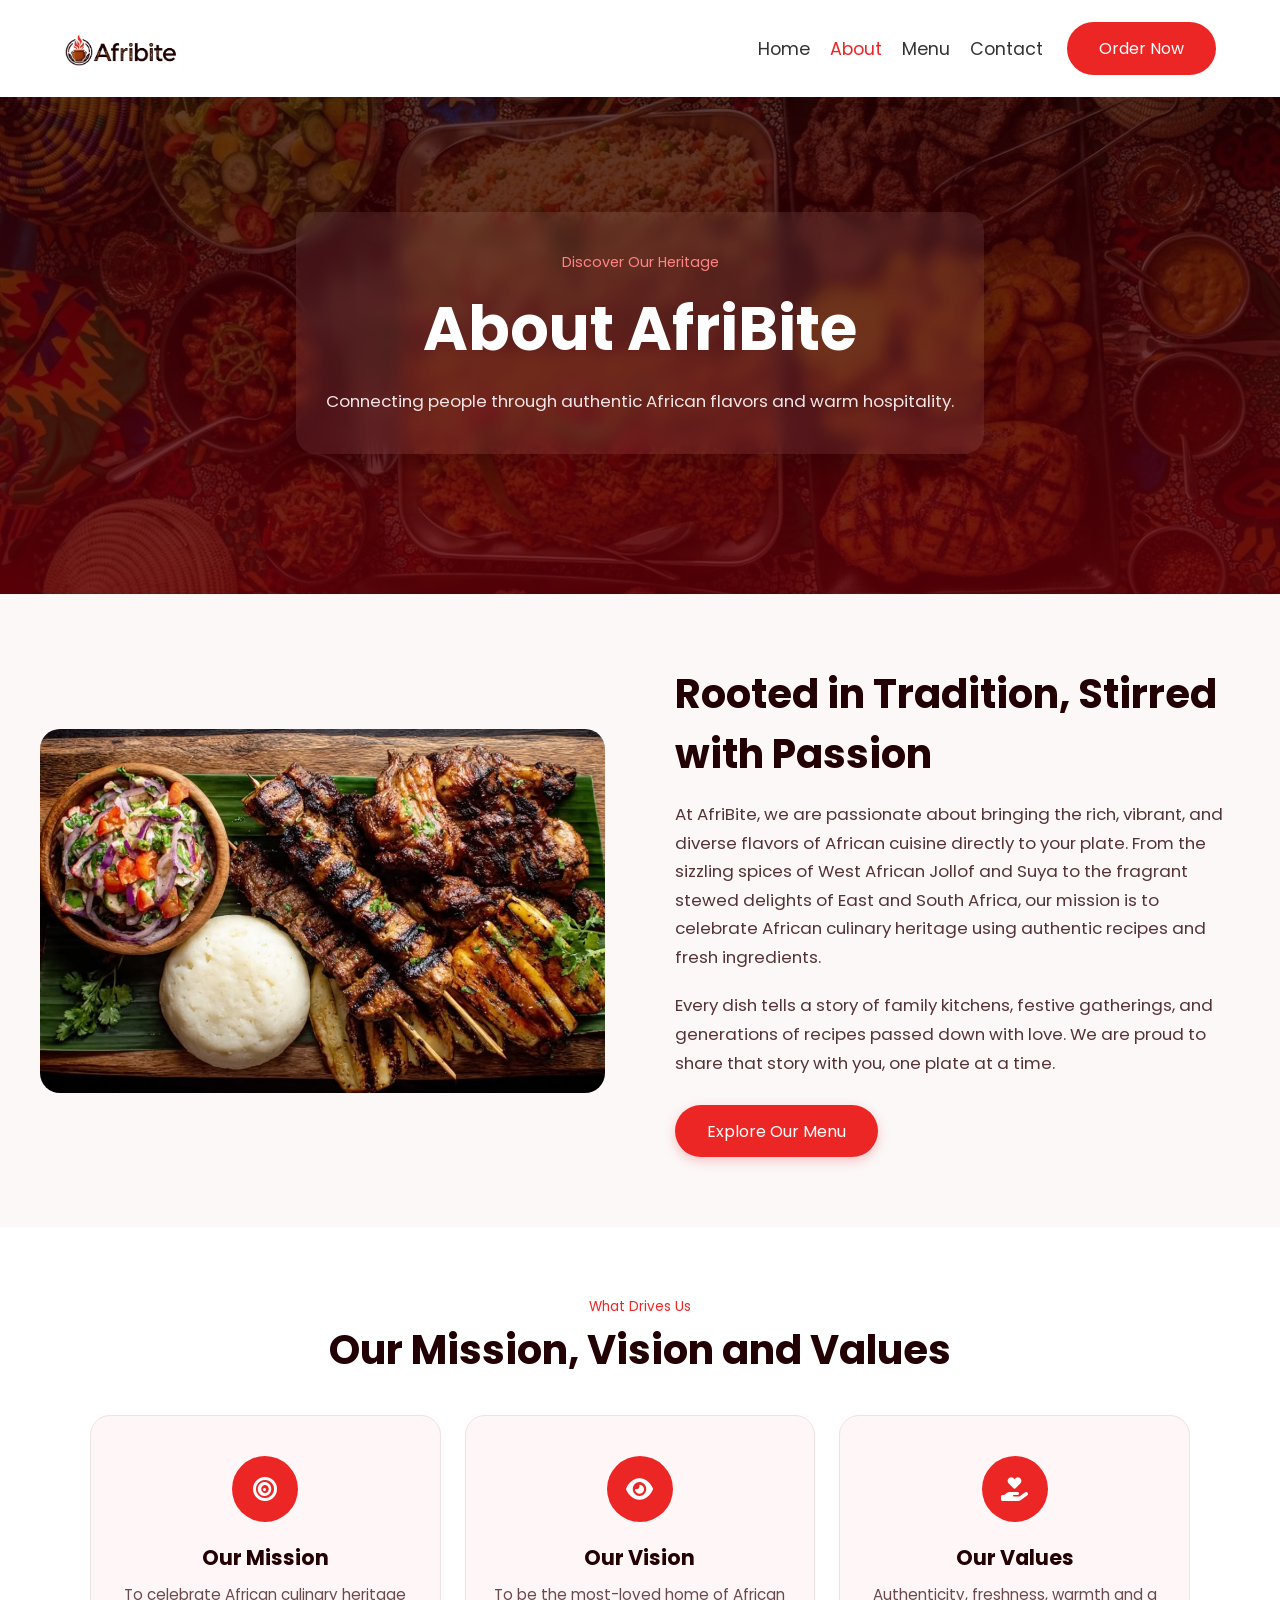
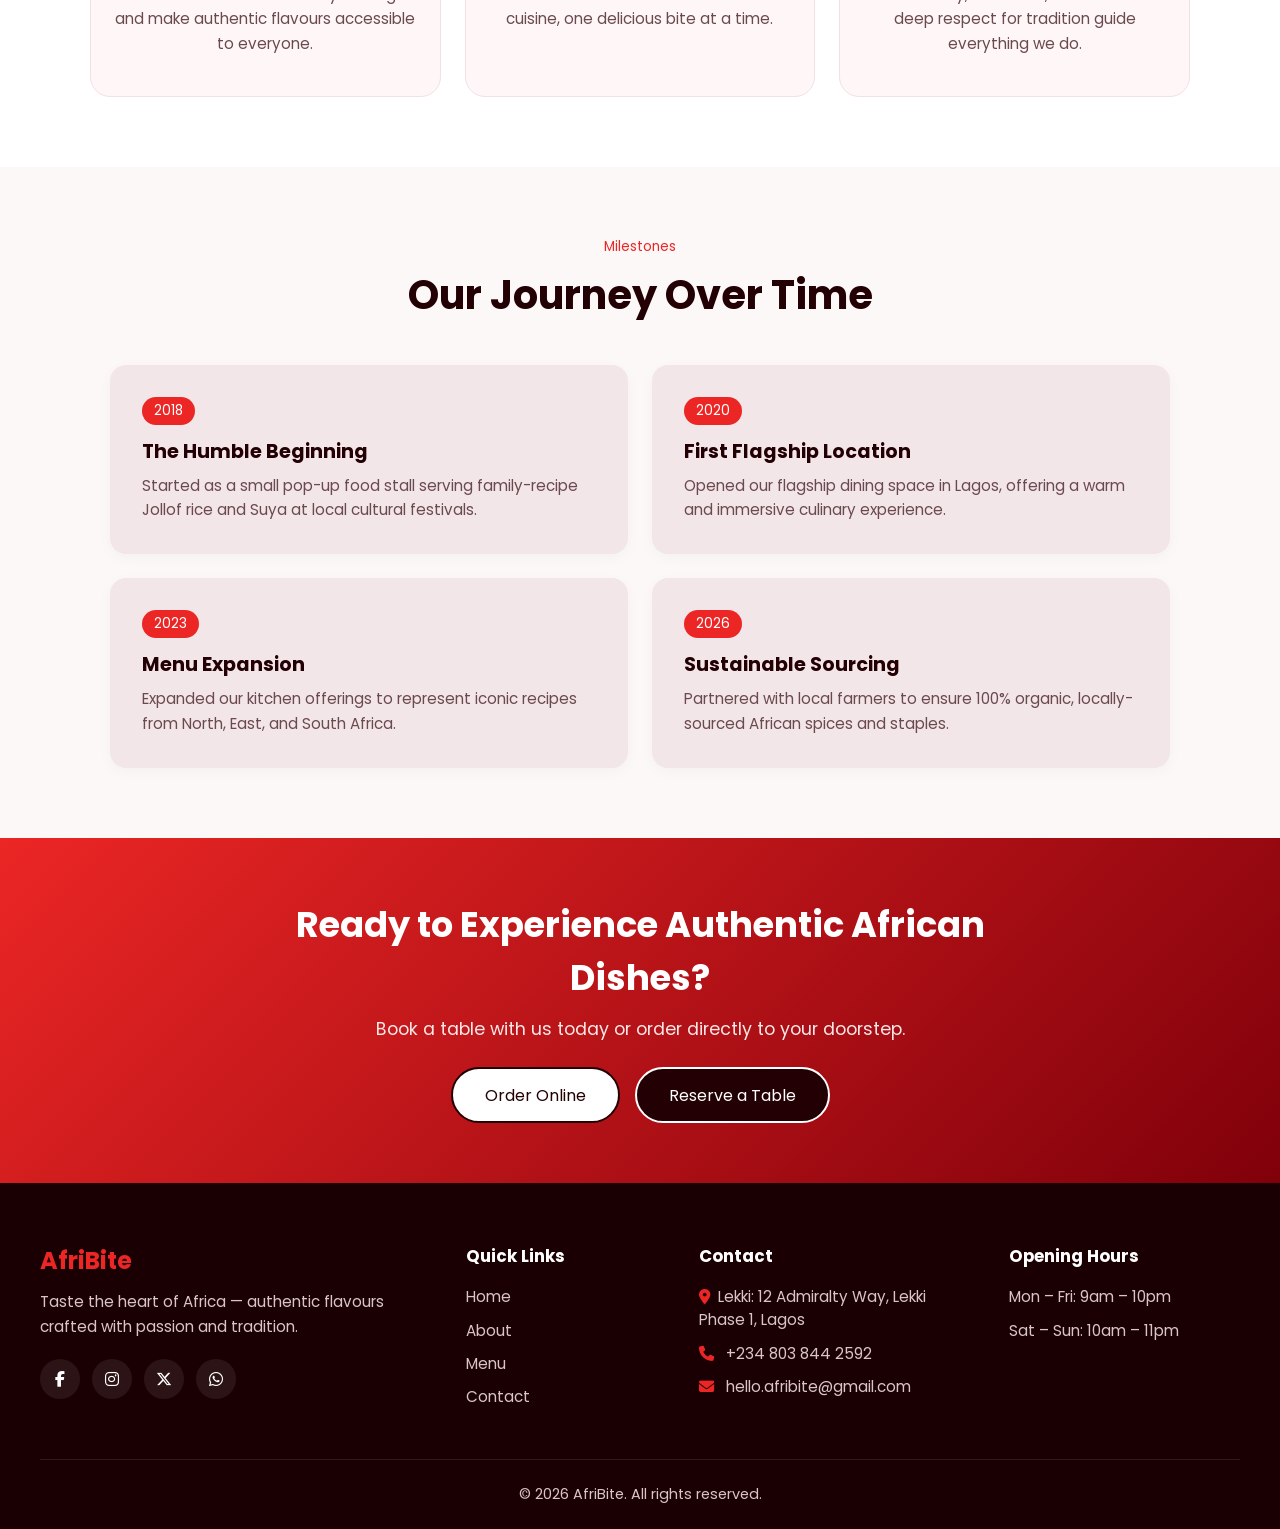
<file: about.html>
<!doctype html>
<html lang="en">
  <head>
    <meta charset="UTF-8" />
    <meta name="viewport" content="width=device-width, initial-scale=1.0" />
    <title>About | Afribite</title>
    <link rel="preconnect" href="https://fonts.googleapis.com" />
    <link rel="preconnect" href="https://fonts.gstatic.com" crossorigin />
    <link
      href="https://fonts.googleapis.com/css2?family=Bricolage+Grotesque:opsz,wght@12..96,200..800&family=Poppins:ital,wght@0,100;0,200;0,300;0,400;0,500;0,600;0,700;0,800;0,900;1,100;1,200;1,300;1,400;1,500;1,600;1,700;1,800;1,900&display=swap"
      rel="stylesheet"
    />
    <link
      rel="stylesheet"
      href="https://cdnjs.cloudflare.com/ajax/libs/font-awesome/6.5.1/css/all.min.css"
      crossorigin="anonymous"
      referrerpolicy="no-referrer"
    />
    <link rel="stylesheet" href="about.css" />
  </head>
  <body>
    <!-- SHARED HEADER -->
    <header class="header">
      <div class="header-container">
        <a href="index.html" class="logo">
          <img src="Assets/Code_Generated_Image.png" alt="Afribite Logo" />
        </a>

        <!-- Pure CSS Toggle Checkbox -->
        <input type="checkbox" id="nav-toggle" class="nav-toggle" />

        <!-- Mobile Hamburger Toggle Label -->
        <label for="nav-toggle" class="menu-icon-label">
          <i class="fa-solid fa-bars-staggered menu-icon"></i>
        </label>

        <div class="nav-cta">
          <nav class="nav">
            <ul class="nav-list">
              <li><a href="index.html" class="nav-link">Home</a></li>
              <li><a href="about.html" class="nav-link active">About</a></li>
              <li><a href="menu.html" class="nav-link">Menu</a></li>
              <li><a href="contact.html" class="nav-link">Contact</a></li>
            </ul>
          </nav>

          <div class="header-actions">
            <a href="menu.html" class="btn btn-primary">Order Now</a>
          </div>
        </div>
      </div>
    </header>

    <!-- PAGE BANNER -->
    <section class="page-banner">
      <div class="page-banner-inner">
        <p class="banner-eyebrow">Discover Our Heritage</p>
        <h1>About AfriBite</h1>
        <p class="banner-subtitle">
          Connecting people through authentic African flavors and warm
          hospitality.
        </p>
      </div>
    </section>

    <!-- INTRO / STORY -->
    <section class="about-section">
      <div class="about-container">
        <div class="about-image-wrapper">
          <img
            src="Assets/Africa.jpg"
            alt="AfriBite African Dish"
            class="about-img"
          />
        </div>
        <div class="about-content">
          <h2 class="about-title">Rooted in Tradition, Stirred with Passion</h2>
          <p class="about-description">
            At AfriBite, we are passionate about bringing the rich, vibrant, and
            diverse flavors of African cuisine directly to your plate. From the
            sizzling spices of West African Jollof and Suya to the fragrant
            stewed delights of East and South Africa, our mission is to
            celebrate African culinary heritage using authentic recipes and
            fresh ingredients.
          </p>
          <p class="about-description">
            Every dish tells a story of family kitchens, festive gatherings, and
            generations of recipes passed down with love. We are proud to share
            that story with you, one plate at a time.
          </p>
          <a href="menu.html" class="about-btn">Explore Our Menu</a>
        </div>
      </div>
    </section>

    <!-- MISSION / VISION / VALUES -->
    <section class="pillars-section">
      <div class="pillars-head">
        <p class="section-eyebrow">What Drives Us</p>
        <h2>Our Mission, Vision and Values</h2>
      </div>
      <div class="pillars-grid">
        <div class="pillar-card">
          <span class="pillar-icon"><i class="fa-solid fa-bullseye"></i></span>
          <h3>Our Mission</h3>
          <p>
            To celebrate African culinary heritage and make authentic flavours
            accessible to everyone.
          </p>
        </div>
        <div class="pillar-card">
          <span class="pillar-icon"><i class="fa-solid fa-eye"></i></span>
          <h3>Our Vision</h3>
          <p>
            To be the most-loved home of African cuisine, one delicious bite at
            a time.
          </p>
        </div>
        <div class="pillar-card">
          <span class="pillar-icon">
            <i class="fa-solid fa-hand-holding-heart"></i>
          </span>
          <h3>Our Values</h3>
          <p>
            Authenticity, freshness, warmth and a deep respect for tradition
            guide everything we do.
          </p>
        </div>
      </div>
    </section>

    <!--  OUR JOURNEY / TIMELINE -->
    <section class="timeline-section">
      <div class="timeline-head">
        <p class="section-eyebrow">Milestones</p>
        <h2>Our Journey Over Time</h2>
      </div>
      <div class="timeline-grid">
        <div class="timeline-item">
          <div class="timeline-year">2018</div>
          <h3>The Humble Beginning</h3>
          <p>
            Started as a small pop-up food stall serving family-recipe Jollof
            rice and Suya at local cultural festivals.
          </p>
        </div>
        <div class="timeline-item">
          <div class="timeline-year">2020</div>
          <h3>First Flagship Location</h3>
          <p>
            Opened our flagship dining space in Lagos, offering a warm and
            immersive culinary experience.
          </p>
        </div>
        <div class="timeline-item">
          <div class="timeline-year">2023</div>
          <h3>Menu Expansion</h3>
          <p>
            Expanded our kitchen offerings to represent iconic recipes from
            North, East, and South Africa.
          </p>
        </div>
        <div class="timeline-item">
          <div class="timeline-year">2026</div>
          <h3>Sustainable Sourcing</h3>
          <p>
            Partnered with local farmers to ensure 100% organic, locally-sourced
            African spices and staples.
          </p>
        </div>
      </div>
    </section>

    <!--  CALL TO ACTION BANNER -->
    <section class="cta-section">
      <div class="cta-content">
        <h2>Ready to Experience Authentic African Dishes?</h2>
        <p>Book a table with us today or order directly to your doorstep.</p>
        <div class="cta-buttons">
          <a href="menu.html" class="cta-btn primary">Order Online</a>
          <a href="contact.html" class="cta-btn secondary">Reserve a Table</a>
        </div>
      </div>
    </section>

    <!-- FOOTER -->
    <footer class="footer">
      <div class="footer-grid">
        <div class="footer-col footer-brand">
          <h3>AfriBite</h3>
          <p>
            Taste the heart of Africa — authentic flavours crafted with passion
            and tradition.
          </p>
          <div class="footer-socials">
            <a href="#" aria-label="Facebook"
              ><i class="fa-brands fa-facebook-f"></i
            ></a>
            <a href="#" aria-label="Instagram"
              ><i class="fa-brands fa-instagram"></i
            ></a>
            <a href="#" aria-label="Twitter"
              ><i class="fa-brands fa-x-twitter"></i
            ></a>
            <a href="#" aria-label="WhatsApp"
              ><i class="fa-brands fa-whatsapp"></i
            ></a>
          </div>
        </div>
        <div class="footer-col">
          <h4>Quick Links</h4>
          <ul>
            <li><a href="index.html">Home</a></li>
            <li><a href="about.html">About</a></li>
            <li><a href="menu.html">Menu</a></li>
            <li><a href="contact.html">Contact</a></li>
          </ul>
        </div>
        <div class="footer-col">
          <h4>Contact</h4>
          <ul>
            <li>
              <i class="fa-solid fa-location-dot"></i>Lekki: 12 Admiralty Way,
              Lekki Phase 1, Lagos
            </li>
            <li><i class="fa-solid fa-phone"></i> +234 803 844 2592</li>
            <li>
              <i class="fa-solid fa-envelope"></i> hello.afribite@gmail.com
            </li>
          </ul>
        </div>
        <div class="footer-col">
          <h4>Opening Hours</h4>
          <ul>
            <li>Mon – Fri: 9am – 10pm</li>
            <li>Sat – Sun: 10am – 11pm</li>
          </ul>
        </div>
      </div>
      <div class="footer-bottom">
        <p>© 2026 AfriBite. All rights reserved.</p>
      </div>
    </footer>
  </body>
</html>
</file>
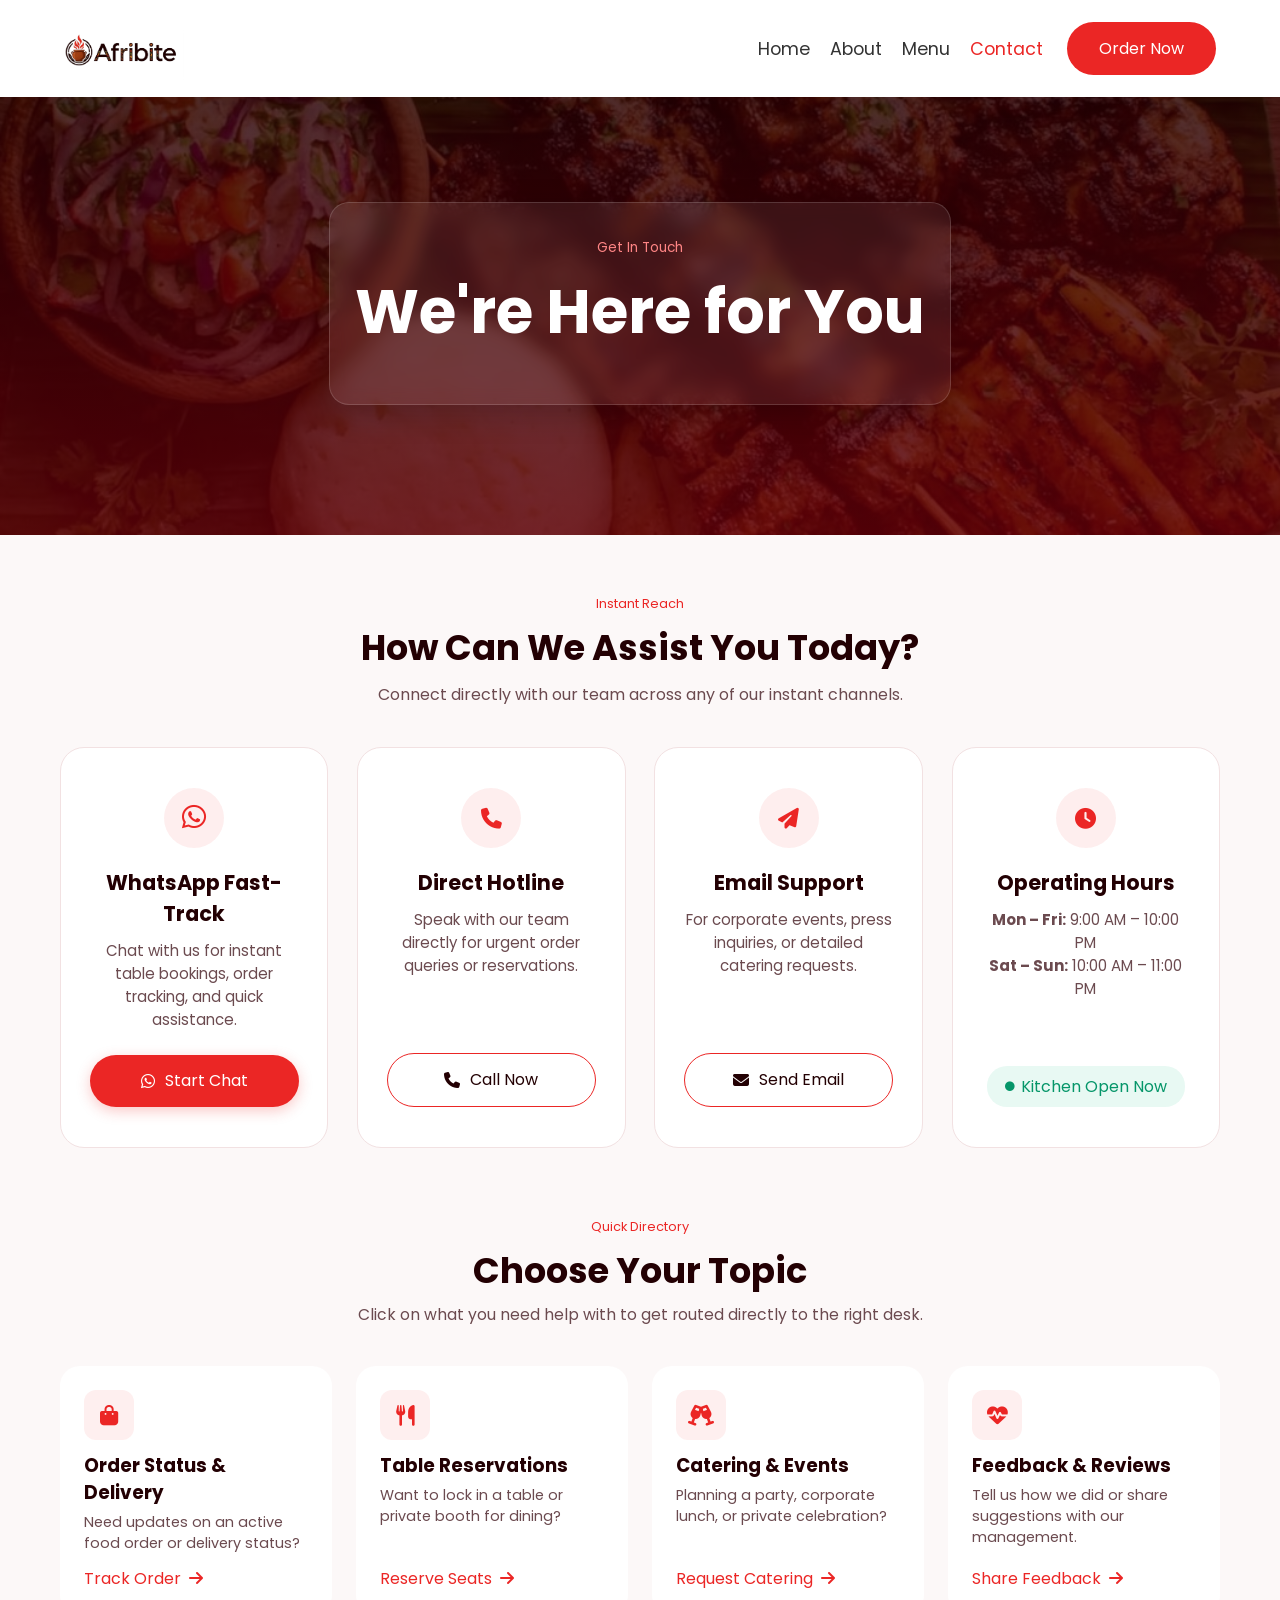
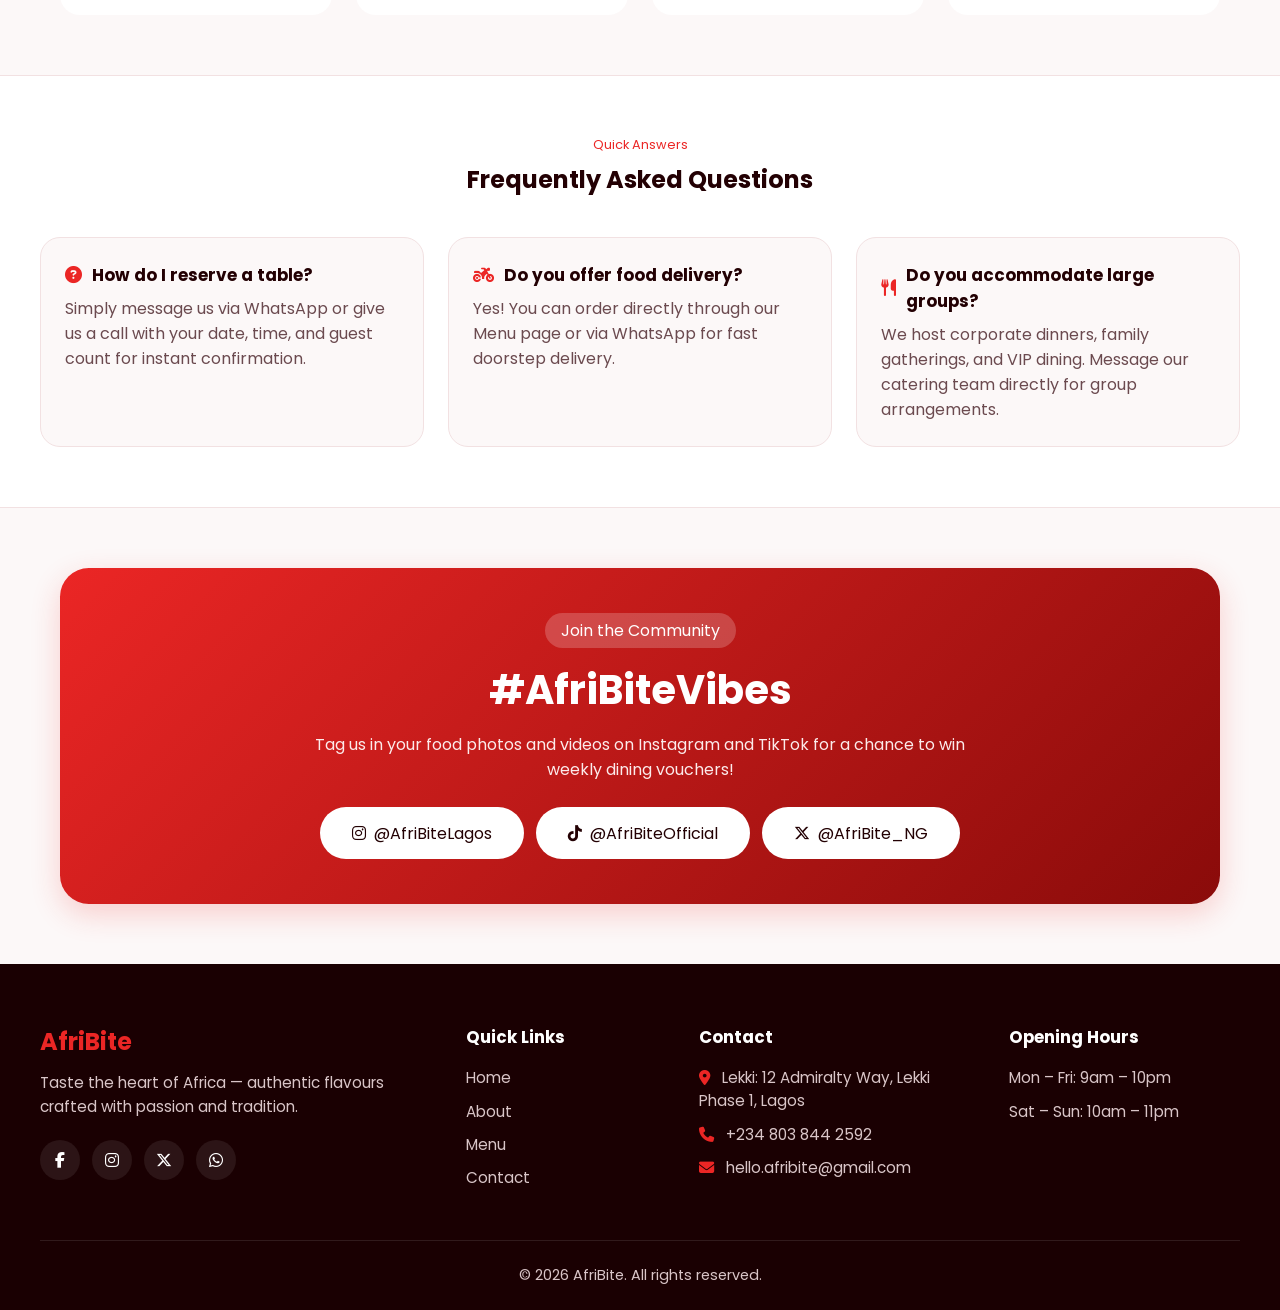
<file: contact.html>
<!doctype html>
<html lang="en">
  <head>
    <meta charset="UTF-8" />
    <meta name="viewport" content="width=device-width, initial-scale=1.0" />
    <title>Contact Us | AfriBite</title>
    <link rel="preconnect" href="https://fonts.googleapis.com" />
    <link rel="preconnect" href="https://fonts.gstatic.com" crossorigin />
    <link
      href="https://fonts.googleapis.com/css2?family=Bricolage+Grotesque:opsz,wght@12..96,200..800&family=Poppins:ital,wght@0,100;0,200;0,300;0,400;0,500;0,600;0,700;0,800;0,900;1,100;1,200;1,300;1,400;1,500;1,600;1,700;1,800;1,900&display=swap"
      rel="stylesheet"
    />
    <link
      rel="stylesheet"
      href="https://cdnjs.cloudflare.com/ajax/libs/font-awesome/6.5.1/css/all.min.css"
      crossorigin="anonymous"
      referrerpolicy="no-referrer"
    />
    <link rel="stylesheet" href="contact.css" />
  </head>
  <body>
    <!-- SHARED HEADER -->
    <header class="header">
      <div class="header-container">
        <a href="index.html" class="logo">
          <img src="Assets/Code_Generated_Image.png" alt="Afribite Logo" />
        </a>

        <!-- Pure CSS Toggle Checkbox -->
        <input type="checkbox" id="nav-toggle" class="nav-toggle" />

        <!-- Mobile Hamburger Toggle Label -->
        <label for="nav-toggle" class="menu-icon-label">
          <i class="fa-solid fa-bars-staggered menu-icon"></i>
        </label>

        <div class="nav-cta">
          <nav class="nav">
            <ul class="nav-list">
              <li><a href="index.html" class="nav-link">Home</a></li>
              <li><a href="about.html" class="nav-link">About</a></li>
              <li><a href="menu.html" class="nav-link">Menu</a></li>
              <li>
                <a href="contact.html" class="nav-link active">Contact</a>
              </li>
            </ul>
          </nav>
          <div class="header-actions">
            <a href="menu.html" class="btn btn-primary">Order Now</a>
          </div>
        </div>
      </div>
    </header>

    <!-- PAGE BANNER -->
    <section class="page-banner">
      <div class="page-banner-inner">
        <p class="banner-eyebrow">Get In Touch</p>
        <h1>We're Here for You</h1>
      </div>
    </section>

    <!-- DIRECT ACTION HUB -->
    <section class="direct-hub">
      <div class="hub-container">
        <div class="hub-header">
          <p class="section-eyebrow">Instant Reach</p>
          <h2>How Can We Assist You Today?</h2>
          <p class="hub-sub">
            Connect directly with our team across any of our instant channels.
          </p>
        </div>

        <div class="action-grid">
          <div class="action-card highlight">
            <div class="action-icon"><i class="fa-brands fa-whatsapp"></i></div>
            <h3>WhatsApp Fast-Track</h3>
            <p>
              Chat with us for instant table bookings, order tracking, and quick
              assistance.
            </p>
            <a href="https://wa.me/2348038442592" class="hub-btn primary-btn">
              <i class="fa-brands fa-whatsapp"></i>Start Chat
            </a>
          </div>

          <div class="action-card">
            <div class="action-icon-phone">
              <i class="fa-solid fa-phone"></i>
            </div>
            <h3>Direct Hotline</h3>
            <p>
              Speak with our team directly for urgent order queries or
              reservations.
            </p>
            <a href="https://wa.me/2348038442592 " class="hub-btn outline-btn">
              <i class="fa-solid fa-phone"></i> Call Now
            </a>
          </div>

          <div class="action-card">
            <div class="action-icon-plane">
              <i class="fa-solid fa-paper-plane"></i>
            </div>
            <h3>Email Support</h3>
            <p>
              For corporate events, press inquiries, or detailed catering
              requests.
            </p>
            <a
              href="mailto:hello.afribite@gmail.com"
              class="hub-btn outline-btn"
            >
              <i class="fa-solid fa-envelope"></i> Send Email
            </a>
          </div>

          <div class="action-card">
            <div class="action-icon-clock">
              <i class="fa-solid fa-clock"></i>
            </div>
            <h3>Operating Hours</h3>
            <p>
              <strong>Mon – Fri:</strong> 9:00 AM – 10:00 PM<br /><strong
                >Sat – Sun:</strong
              >
              10:00 AM – 11:00 PM
            </p>
            <span class="status-badge"
              ><i class="fa-solid fa-circle"></i> Kitchen Open Now</span
            >
          </div>
        </div>
      </div>
    </section>

    <!-- NEW SECTION: ONE-CLICK ASSISTANCE DIRECTORY -->
    <section class="directory-section">
      <div class="directory-container">
        <div class="directory-header">
          <p class="section-eyebrow">Quick Directory</p>
          <h2>Choose Your Topic</h2>
          <p class="directory-sub">
            Click on what you need help with to get routed directly to the right
            desk.
          </p>
        </div>

        <div class="directory-grid">
          <div class="directory-card">
            <div class="dir-icon"><i class="fa-solid fa-bag-shopping"></i></div>
            <div class="dir-content">
              <h3>Order Status & Delivery</h3>
              <p>Need updates on an active food order or delivery status?</p>
              <a
                href="https://wa.me/2348038442592?text=Hi%20AfriBite,%20I'd%20like%20to%20check%20my%20order%20status"
                class="dir-link"
              >
                Track Order <i class="fa-solid fa-arrow-right"></i>
              </a>
            </div>
          </div>

          <div class="directory-card">
            <div class="dir-icon"><i class="fa-solid fa-utensils"></i></div>
            <div class="dir-content">
              <h3>Table Reservations</h3>
              <p>Want to lock in a table or private booth for dining?</p>
              <a
                href="https://wa.me/2348038442592?text=Hi%20AfriBite,%20I'd%20like%20to%20book%20a%20table"
                class="dir-link"
              >
                Reserve Seats <i class="fa-solid fa-arrow-right"></i>
              </a>
            </div>
          </div>

          <div class="directory-card">
            <div class="dir-icon">
              <i class="fa-solid fa-champagne-glasses"></i>
            </div>
            <div class="dir-content">
              <h3>Catering & Events</h3>
              <p>Planning a party, corporate lunch, or private celebration?</p>
              <a
                href="https://wa.me/2348038442592?text=Hi%20AfriBite,%20I'd%20like%20to%20Request%20for Catering"
                class="dir-link"
              >
                Request Catering<i class="fa-solid fa-arrow-right"></i>
              </a>
            </div>
          </div>

          <div class="directory-card">
            <div class="dir-icon"><i class="fa-solid fa-heart-pulse"></i></div>
            <div class="dir-content">
              <h3>Feedback & Reviews</h3>
              <p>
                Tell us how we did or share suggestions with our management.
              </p>
              <a
                href="https://wa.me/2348038442592?text=Hi%20AfriBite,%20I'd%20like%20to%20Share%20my feedback"
                class="dir-link"
              >
                Share Feedback<i class="fa-solid fa-arrow-right"></i>
              </a>
            </div>
          </div>
        </div>
      </div>
    </section>

    <!-- QUICK FAQ SECTION -->
    <section class="faq-section">
      <div class="faq-container">
        <div class="faq-header">
          <p class="section-eyebrow">Quick Answers</p>
          <h2>Frequently Asked Questions</h2>
        </div>
        <div class="faq-grid">
          <div class="faq-card">
            <h4>
              <i class="fa-solid fa-circle-question"></i> How do I reserve a
              table?
            </h4>
            <p>
              Simply message us via WhatsApp or give us a call with your date,
              time, and guest count for instant confirmation.
            </p>
          </div>
          <div class="faq-card">
            <h4>
              <i class="fa-solid fa-motorcycle"></i> Do you offer food delivery?
            </h4>
            <p>
              Yes! You can order directly through our Menu page or via WhatsApp
              for fast doorstep delivery.
            </p>
          </div>
          <div class="faq-card">
            <h4>
              <i class="fa-solid fa-utensils"></i> Do you accommodate large
              groups?
            </h4>
            <p>
              We host corporate dinners, family gatherings, and VIP dining.
              Message our catering team directly for group arrangements.
            </p>
          </div>
        </div>
      </div>
    </section>

    <!-- SOCIAL COMMUNITY STREAM -->
    <section class="social-community">
      <div class="community-box">
        <span class="community-tag">Join the Community</span>
        <h2>#AfriBiteVibes</h2>
        <p>
          Tag us in your food photos and videos on Instagram and TikTok for a
          chance to win weekly dining vouchers!
        </p>
        <div class="social-handles">
          <a href="#" class="social-pill"
            ><i class="fa-brands fa-instagram"></i> @AfriBiteLagos</a
          >
          <a href="#" class="social-pill"
            ><i class="fa-brands fa-tiktok"></i> @AfriBiteOfficial</a
          >
          <a href="#" class="social-pill"
            ><i class="fa-brands fa-x-twitter"></i> @AfriBite_NG</a
          >
        </div>
      </div>
    </section>

    <!-- FOOTER -->
    <footer class="footer">
      <div class="footer-grid">
        <div class="footer-col footer-brand">
          <h3>AfriBite</h3>
          <p>
            Taste the heart of Africa — authentic flavours crafted with passion
            and tradition.
          </p>
          <div class="footer-socials">
            <a href="#" aria-label="Facebook"
              ><i class="fa-brands fa-facebook-f"></i
            ></a>
            <a href="#" aria-label="Instagram"
              ><i class="fa-brands fa-instagram"></i
            ></a>
            <a href="#" aria-label="Twitter"
              ><i class="fa-brands fa-x-twitter"></i
            ></a>
            <a href="#" aria-label="WhatsApp"
              ><i class="fa-brands fa-whatsapp"></i
            ></a>
          </div>
        </div>
        <div class="footer-col">
          <h4>Quick Links</h4>
          <ul>
            <li><a href="index.html">Home</a></li>
            <li><a href="about.html">About</a></li>
            <li><a href="menu.html">Menu</a></li>
            <li><a href="contact.html">Contact</a></li>
          </ul>
        </div>
        <div class="footer-col">
          <h4>Contact</h4>
          <ul>
            <li>
              <i class="fa-solid fa-location-dot"></i> Lekki: 12 Admiralty Way,
              Lekki Phase 1, Lagos
            </li>
            <li><i class="fa-solid fa-phone"></i> +234 803 844 2592</li>
            <li>
              <i class="fa-solid fa-envelope"></i> hello.afribite@gmail.com
            </li>
          </ul>
        </div>
        <div class="footer-col">
          <h4>Opening Hours</h4>
          <ul>
            <li>Mon – Fri: 9am – 10pm</li>
            <li>Sat – Sun: 10am – 11pm</li>
          </ul>
        </div>
      </div>
      <div class="footer-bottom">
        <p>© 2026 AfriBite. All rights reserved.</p>
      </div>
    </footer>
  </body>
</html>
</file>
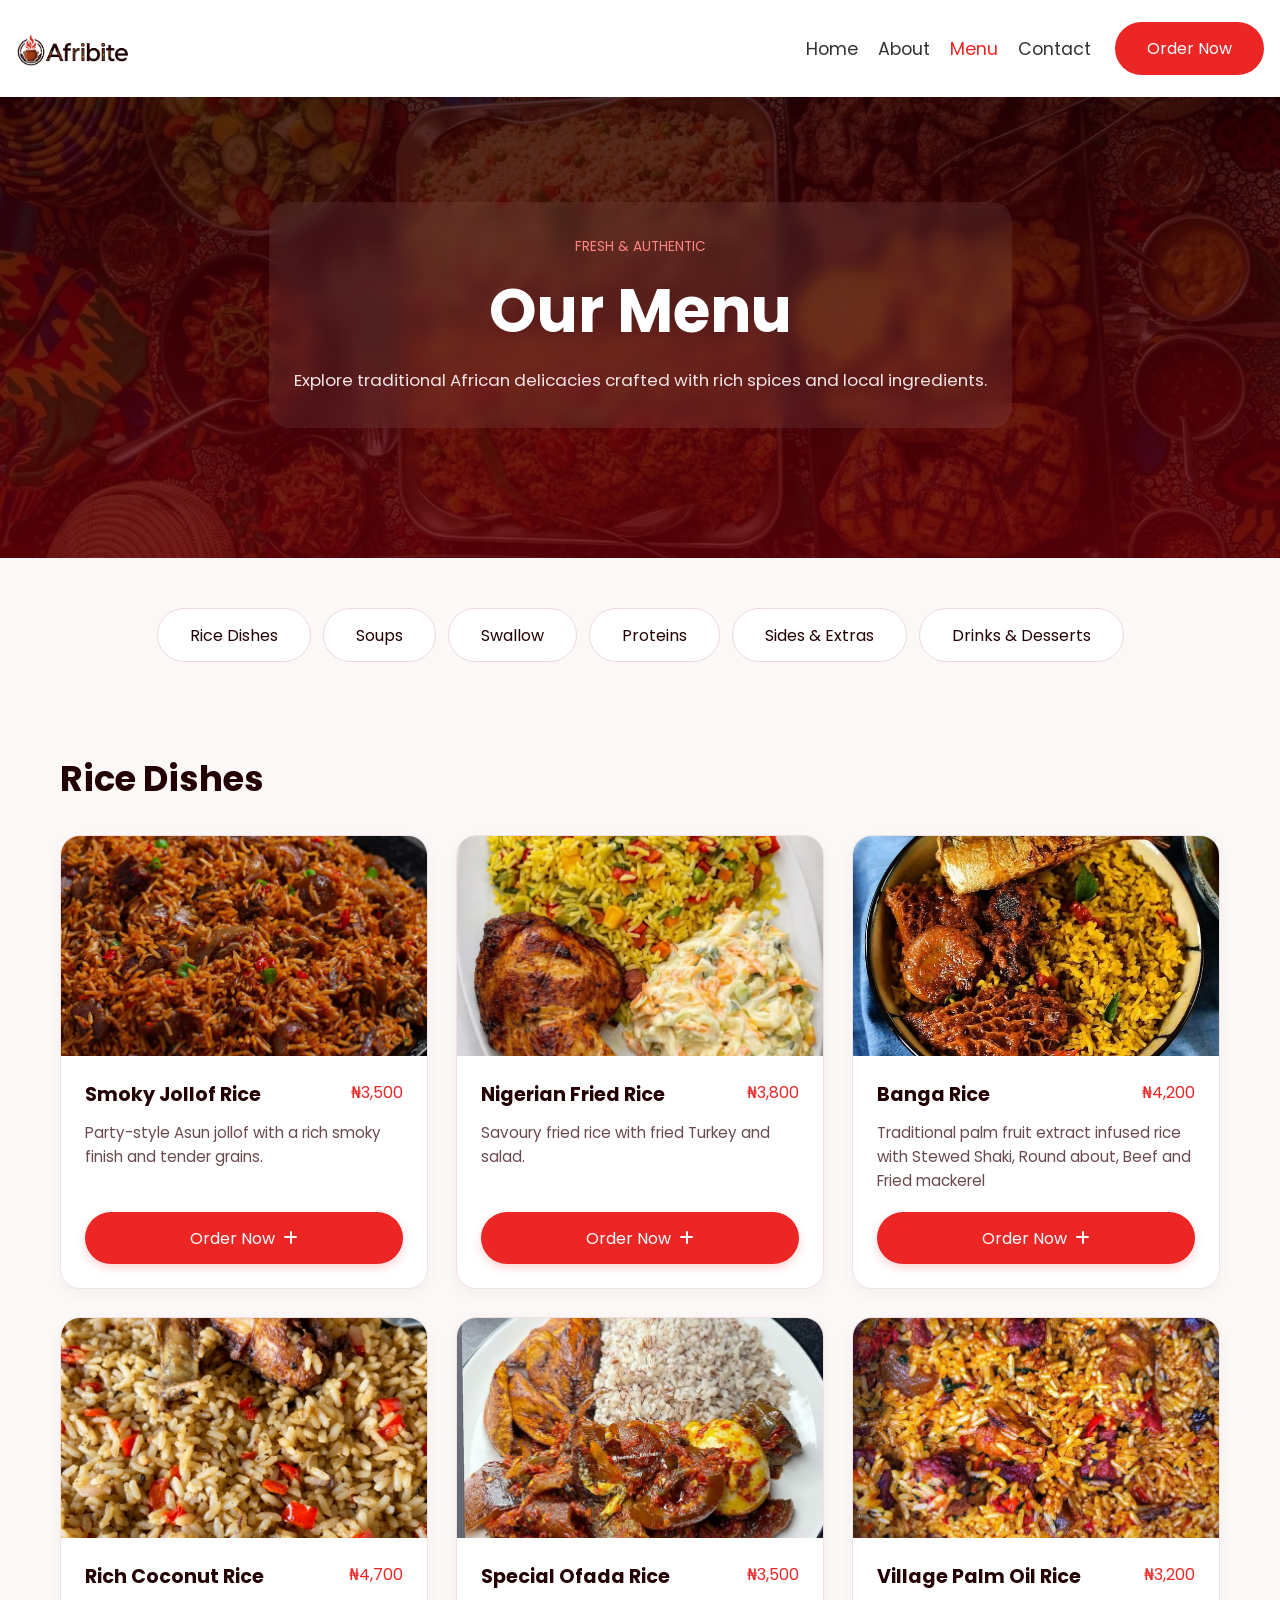
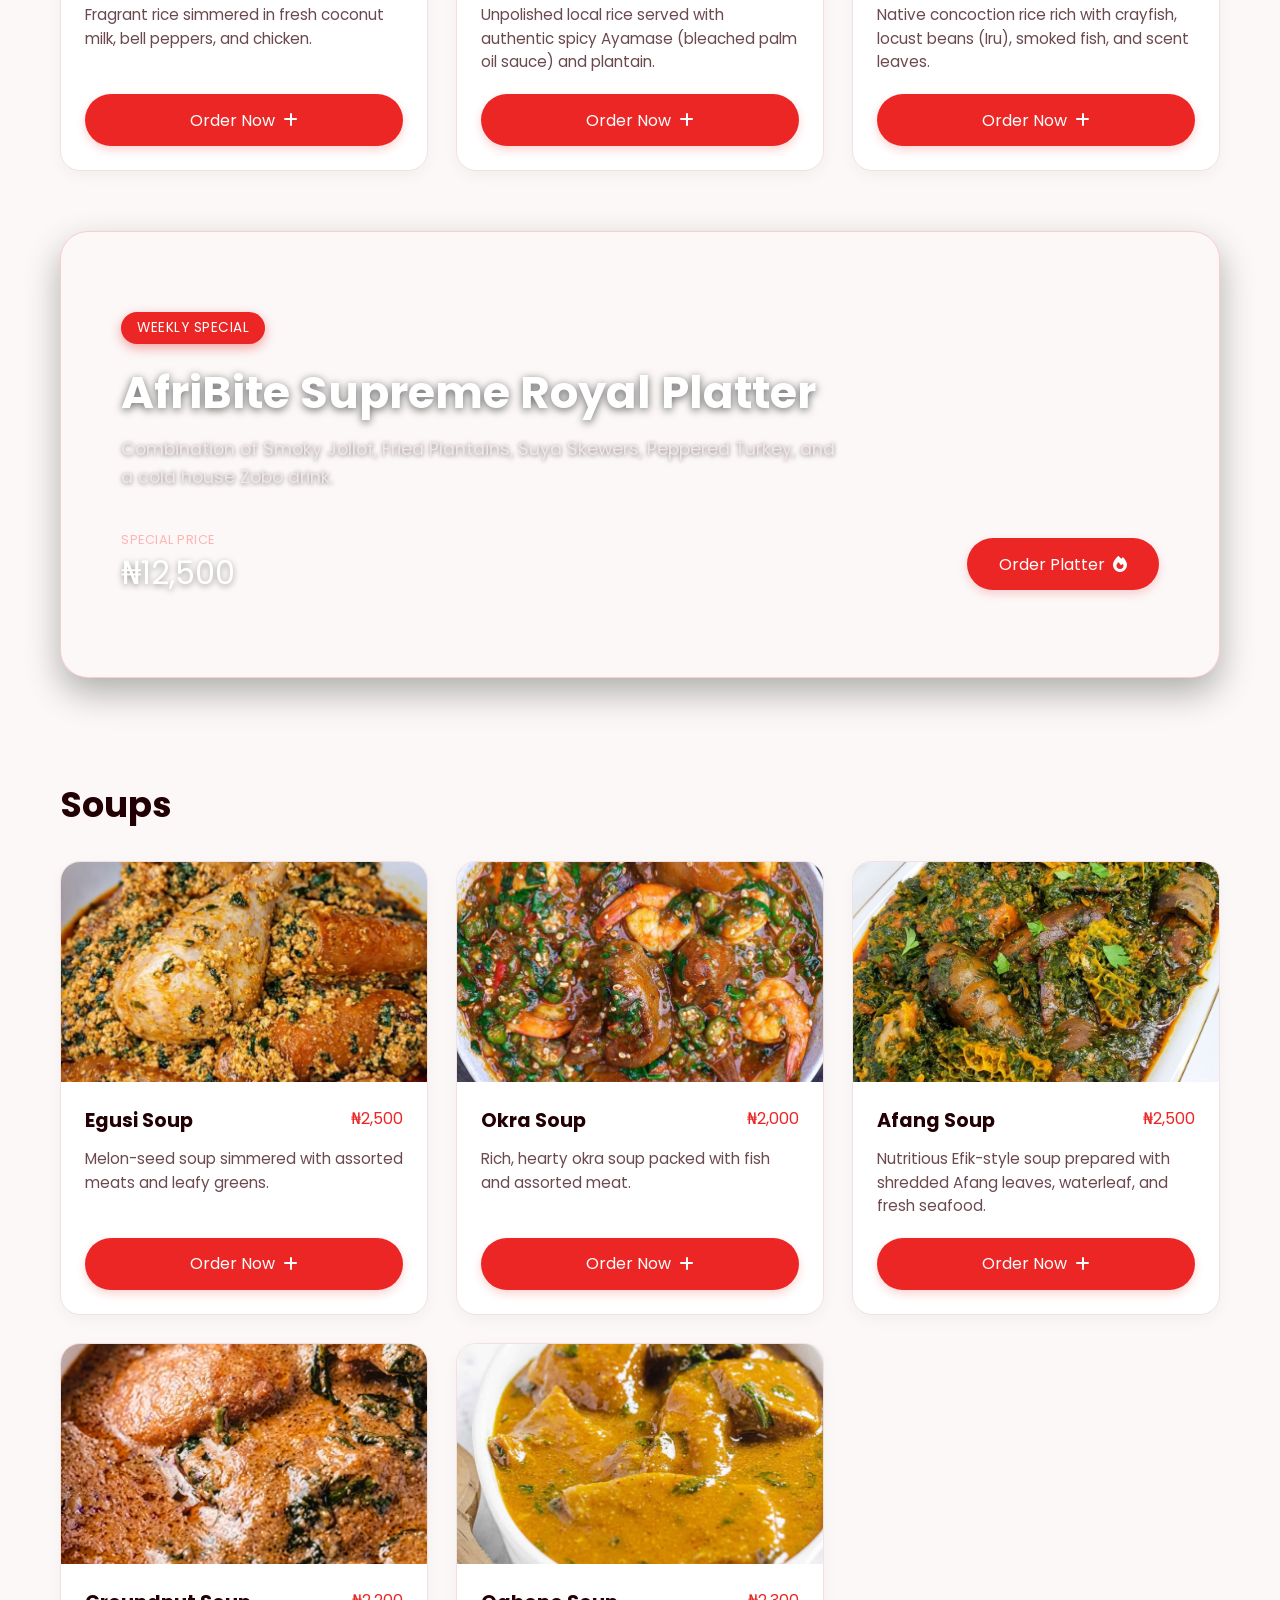
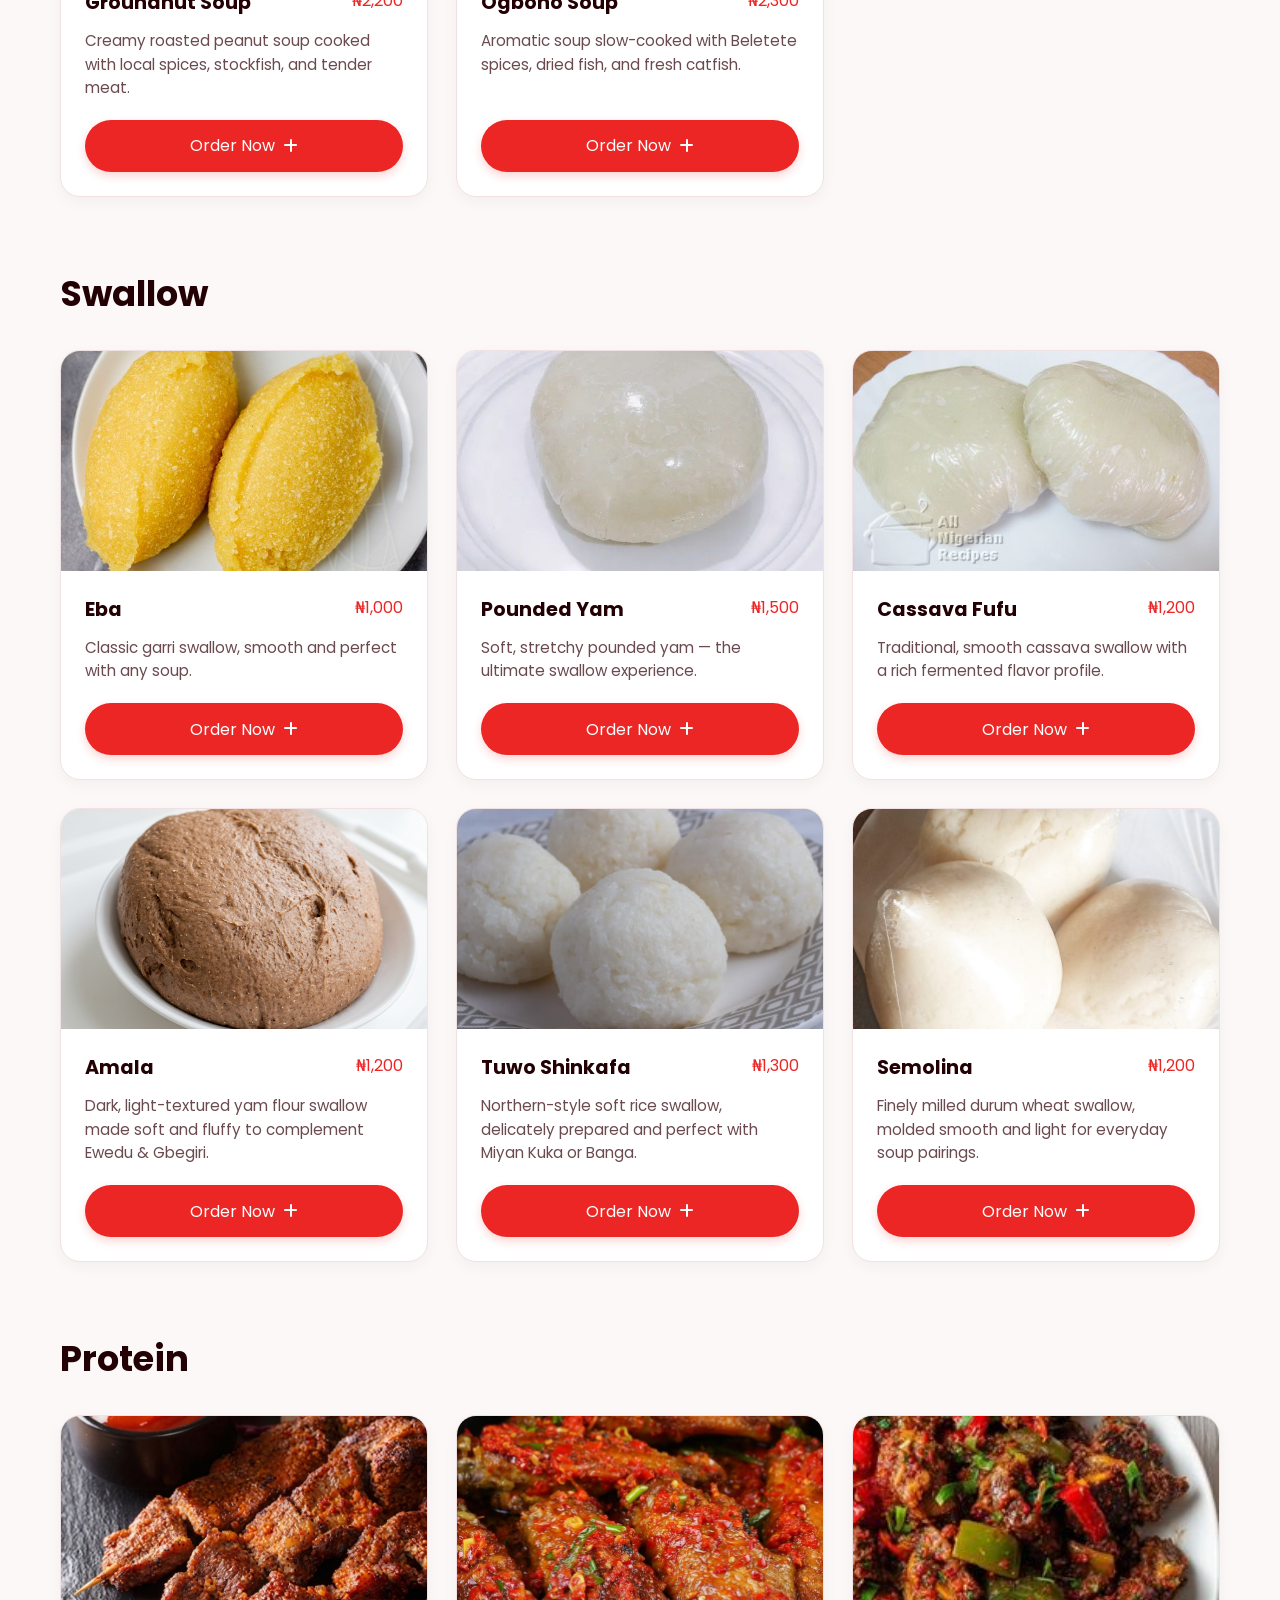
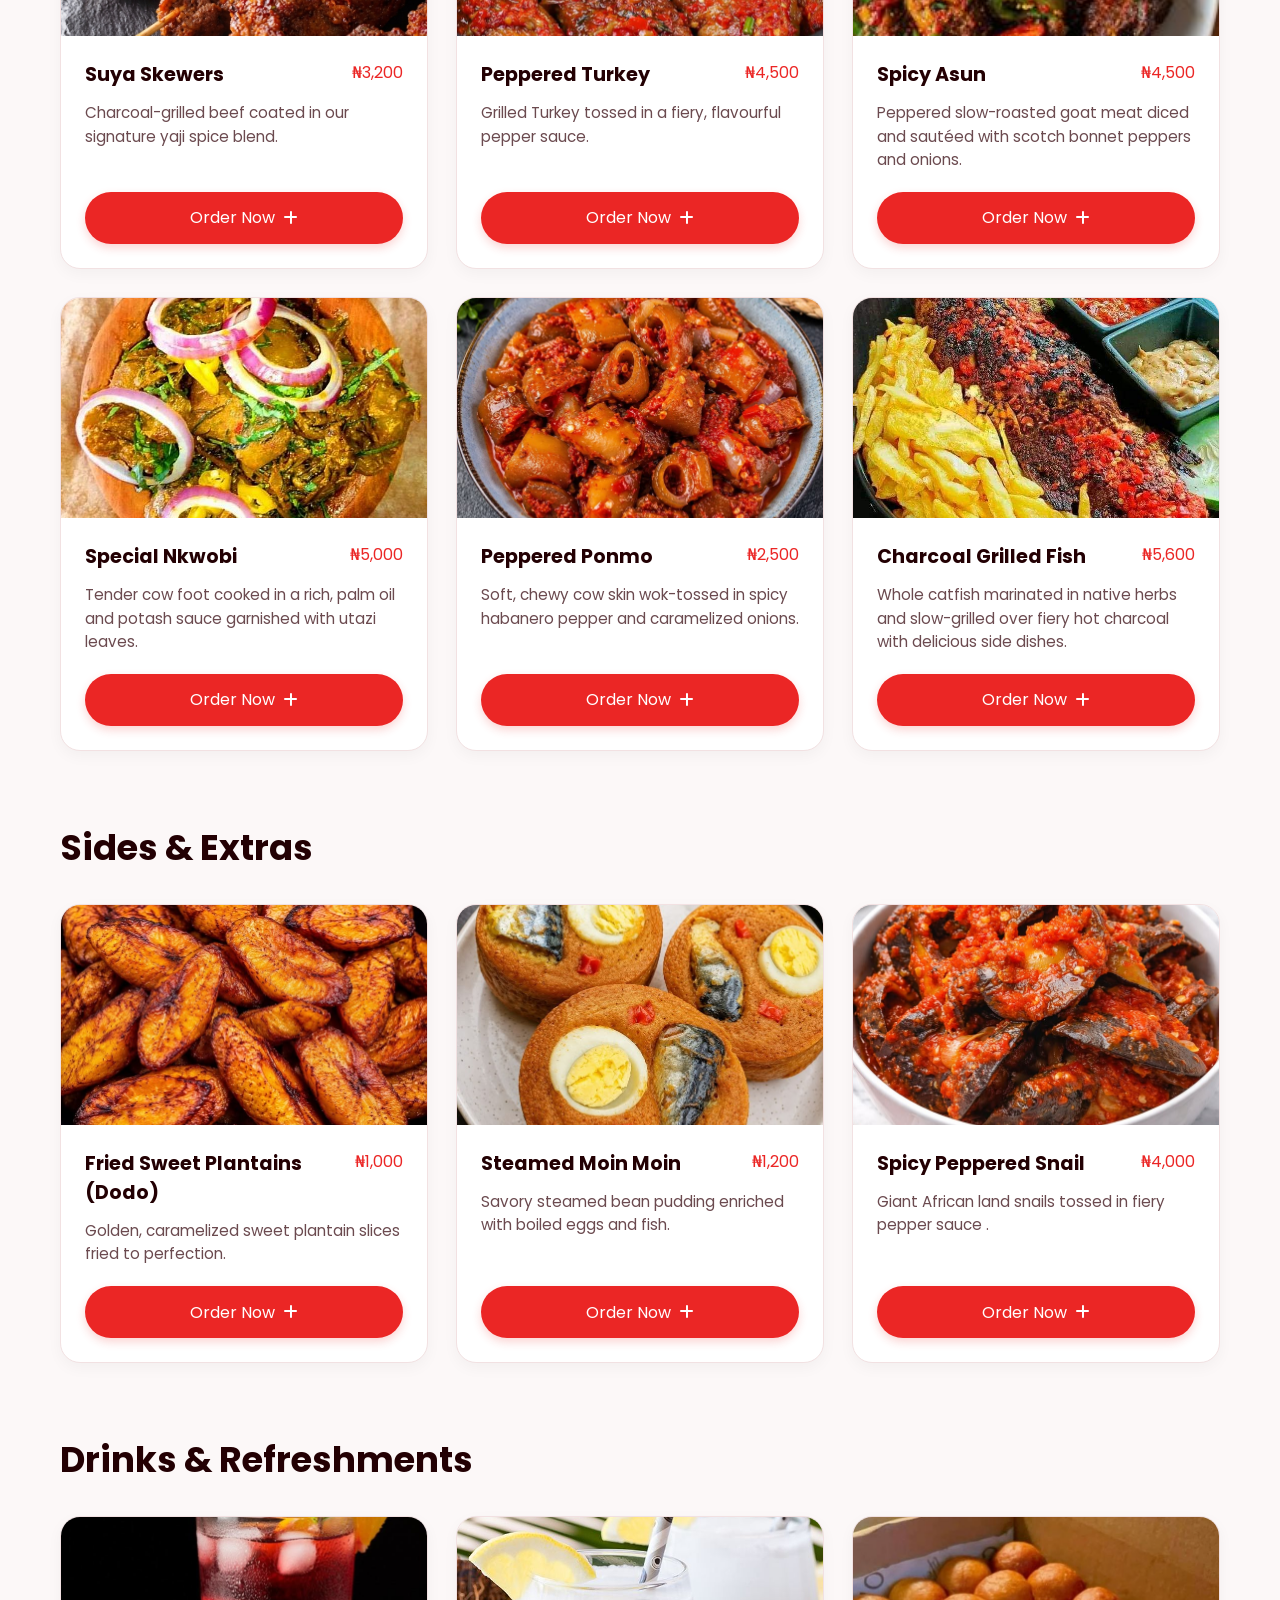
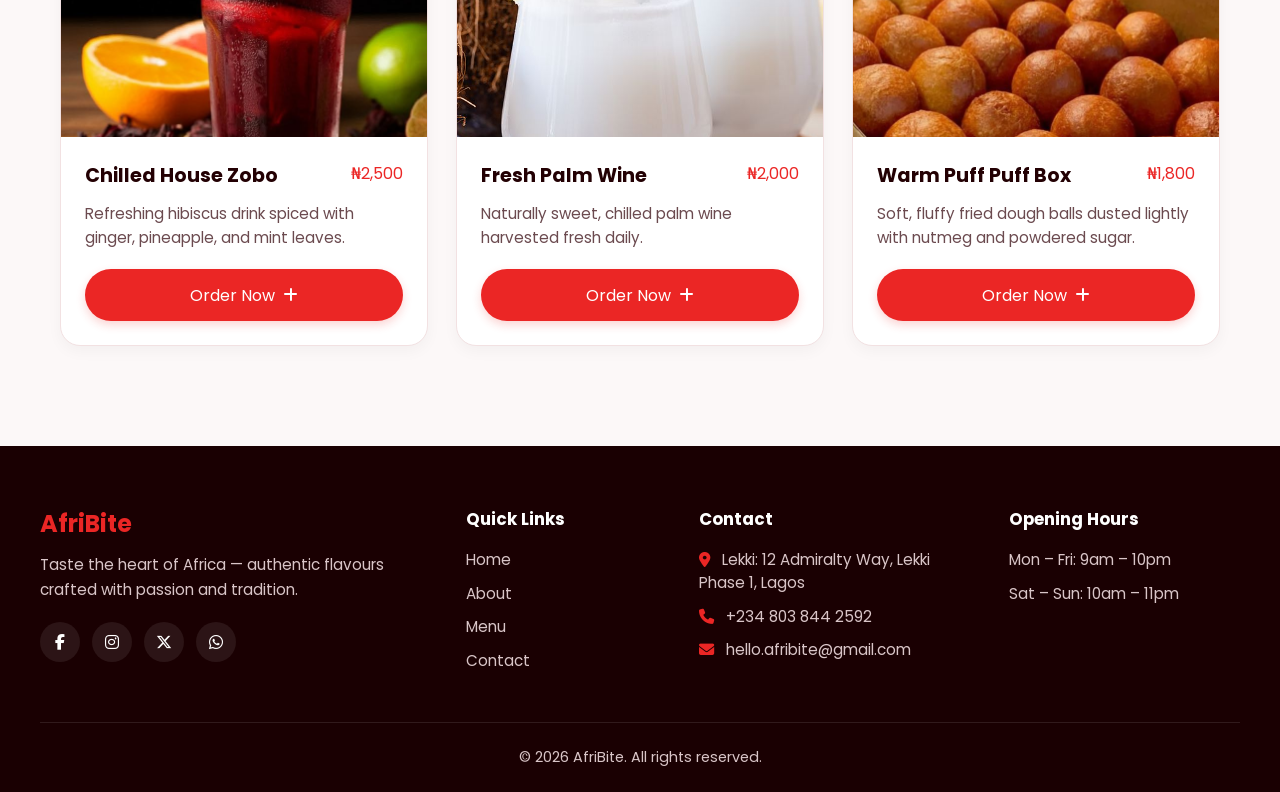
<file: menu.html>
<!doctype html>
<html lang="en">
  <head>
    <meta charset="UTF-8" />
    <meta name="viewport" content="width=device-width, initial-scale=1.0" />
    <title>Menu | Afribite</title>
    <link rel="preconnect" href="https://fonts.googleapis.com" />
    <link rel="preconnect" href="https://fonts.gstatic.com" crossorigin />
    <link
      href="https://fonts.googleapis.com/css2?family=Bricolage+Grotesque:opsz,wght@12..96,200..800&family=Poppins:ital,wght@0,100;0,200;0,300;0,400;0,500;0,600;0,700;0,800;0,900;1,100;1,200;1,300;1,400;1,500;1,600;1,700;1,800;1,900&display=swap"
      rel="stylesheet"
    />
    <link
      rel="stylesheet"
      href="https://cdnjs.cloudflare.com/ajax/libs/font-awesome/6.5.1/css/all.min.css"
      crossorigin="anonymous"
      referrerpolicy="no-referrer"
    />
    <link rel="stylesheet" href="menu.css" />
  </head>
  <body>
    <!-- SHARED HEADER -->
    <header class="header">
      <div class="header-container">
        <a href="index.html" class="logo">
          <img src="Assets/Code_Generated_Image.png" alt="Afribite Logo" />
        </a>

        <!-- Pure CSS Toggle Checkbox -->
        <input type="checkbox" id="nav-toggle" class="nav-toggle" />

        <!-- Mobile Hamburger Toggle Label -->
        <label for="nav-toggle" class="menu-icon-label">
          <i class="fa-solid fa-bars-staggered menu-icon"></i>
        </label>

        <div class="nav-cta">
          <nav class="nav">
            <ul class="nav-list">
              <li><a href="index.html" class="nav-link">Home</a></li>
              <li><a href="about.html" class="nav-link">About</a></li>
              <li><a href="menu.html" class="nav-link active">Menu</a></li>
              <li><a href="contact.html" class="nav-link">Contact</a></li>
            </ul>
          </nav>
          <div class="header-actions">
            <a href="menu.html" class="btn btn-primary">Order Now</a>
          </div>
        </div>
      </div>
    </header>
    <!--  PAGE BANNER -->
    <section class="page-banner">
      <div class="page-banner-inner">
        <p class="banner-eyebrow">Fresh & Authentic</p>
        <h1>Our Menu</h1>
        <p class="banner-subtitle">
          Explore traditional African delicacies crafted with rich spices and
          local ingredients.
        </p>
      </div>
    </section>

    <!-- MENU PAGE MAIN CONTAINER -->
    <section class="menu-page">
      <!-- NAVIGATION TABS -->
      <nav class="menu-tabs">
        <a href="#rice" class="menu-tab">Rice Dishes</a>
        <a href="#soups" class="menu-tab">Soups</a>
        <a href="#swallow" class="menu-tab">Swallow</a>
        <a href="#protein" class="menu-tab">Proteins</a>
        <a href="#sides" class="menu-tab">Sides & Extras</a>
        <a href="#drinks" class="menu-tab">Drinks & Desserts</a>
      </nav>

      <!-- RICE DISHES -->
      <h2 id="rice" class="menu-group-title">Rice Dishes</h2>
      <div class="food-grid">
        <!-- Smoky Jollof Rice -->
        <article class="food-card">
          <div class="food-media">
            <img
              src="Assets/Smoky Asun Jollof Rice  - KikiFoodies.jfif"
              alt="Smoky Jollof Rice"
            />
          </div>
          <div class="food-body">
            <div class="food-title-row">
              <h3>Smoky Jollof Rice</h3>
              <span class="food-price">₦3,500</span>
            </div>
            <p>
              Party-style Asun jollof with a rich smoky finish and tender
              grains.
            </p>
            <a
              href="https://wa.me/2348038442592?text=Hello%20AfriBite,%20I%20would%20like%20to%20order%20Smoky%20Jollof%20Rice%20(₦3,500)."
              target="_blank"
              rel="noopener noreferrer"
              class="food-order"
              >Order Now <i class="fa-solid fa-plus"></i
            ></a>
          </div>
        </article>

        <!-- Nigerian Fried Rice -->
        <article class="food-card">
          <div class="food-media">
            <img
              src="Assets/Americans Obsessed With Trendy Snack Food Flying Off Shelves But Experts Warn Of Terrifying Side Effects.jfif"
              alt="Nigerian Fried Rice"
            />
          </div>
          <div class="food-body">
            <div class="food-title-row">
              <h3>Nigerian Fried Rice</h3>
              <span class="food-price">₦3,800</span>
            </div>
            <p>Savoury fried rice with fried Turkey and salad.</p>
            <a
              href="https://wa.me/2348038442592?text=Hello%20AfriBite,%20I%20would%20like%20to%20order%20Nigerian%20Fried%20Rice%20(₦3,800)."
              target="_blank"
              rel="noopener noreferrer"
              class="food-order"
              >Order Now<i class="fa-solid fa-plus"></i
            ></a>
          </div>
        </article>

        <!-- Banga Rice -->
        <article class="food-card">
          <div class="food-media">
            <img
              src="Assets/Banga Rice with Stewed Shaki, Round about, Beef and Fried mackerel.jfif"
              alt="Banga Rice"
            />
          </div>
          <div class="food-body">
            <div class="food-title-row">
              <h3>Banga Rice</h3>
              <span class="food-price">₦4,200</span>
            </div>
            <p>
              Traditional palm fruit extract infused rice with Stewed Shaki,
              Round about, Beef and Fried mackerel
            </p>
            <a
              href="https://wa.me/2348038442592?text=Hello%20AfriBite,%20I%20would%20like%20to%20order%20Banga%20Rice%20(₦4,200)."
              target="_blank"
              rel="noopener noreferrer"
              class="food-order"
              >Order Now <i class="fa-solid fa-plus"></i
            ></a>
          </div>
        </article>

        <!-- Coconut Rice -->
        <article class="food-card">
          <div class="food-media">
            <img
              src="Assets/Gemini_Generated_Image_hqxs5uhqxs5uhqxs.jfif"
              alt="Coconut Rice"
            />
          </div>
          <div class="food-body">
            <div class="food-title-row">
              <h3>Rich Coconut Rice</h3>
              <span class="food-price">₦4,700</span>
            </div>
            <p>
              Fragrant rice simmered in fresh coconut milk, bell peppers, and
              chicken.
            </p>
            <a
              href="https://wa.me/2348038442592?text=Hello%20AfriBite,%20I%20would%20like%20to%20order%20Rich%20Coconut%20Rice%20(₦4,700)."
              target="_blank"
              rel="noopener noreferrer"
              class="food-order"
              >Order Now<i class="fa-solid fa-plus"></i
            ></a>
          </div>
        </article>

        <!-- Ofada Rice -->
        <article class="food-card">
          <div class="food-media">
            <img
              src="Assets/Ofada rice x plantain x ata dindin.jfif"
              alt="Ofada Rice"
            />
          </div>
          <div class="food-body">
            <div class="food-title-row">
              <h3>Special Ofada Rice</h3>
              <span class="food-price">₦3,500</span>
            </div>
            <p>
              Unpolished local rice served with authentic spicy Ayamase
              (bleached palm oil sauce) and plantain.
            </p>
            <a
              href="https://wa.me/2348038442592?text=Hello%20AfriBite,%20I%20would%20like%20to%20order%20Special%20Ofada%20Rice%20(₦3,500)."
              target="_blank"
              rel="noopener noreferrer"
              class="food-order"
              >Order Now <i class="fa-solid fa-plus"></i
            ></a>
          </div>
        </article>

        <!-- Palm Oil Rice -->
        <article class="food-card">
          <div class="food-media">
            <img src="Assets/Palm Oil Rice.jfif" alt="Palm Oil Rice" />
          </div>
          <div class="food-body">
            <div class="food-title-row">
              <h3>Village Palm Oil Rice</h3>
              <span class="food-price">₦3,200</span>
            </div>
            <p>
              Native concoction rice rich with crayfish, locust beans (Iru),
              smoked fish, and scent leaves.
            </p>
            <a
              href="https://wa.me/2348038442592?text=Hello%20AfriBite,%20I%20would%20like%20to%20order%20Village%20Palm%20Oil%20Rice%20(₦3,200)."
              target="_blank"
              rel="noopener noreferrer"
              class="food-order"
              >Order Now <i class="fa-solid fa-plus"></i
            ></a>
          </div>
        </article>
      </div>

      <!-- CHEF'S HIGHLIGHT FEATURED SECTION -->
      <section class="special-highlight-card">
        <div class="highlight-card-inner">
          <span class="highlight-tag">Weekly Special</span>
          <h2>AfriBite Supreme Royal Platter</h2>
          <p>
            Combination of Smoky Jollof, Fried Plantains, Suya Skewers, Peppered
            Turkey, and a cold house Zobo drink.
          </p>
          <div class="highlight-price-row">
            <div class="price-container">
              <span class="price-label">Special Price</span>
              <span class="highlight-price">₦12,500</span>
            </div>
            <a
              href="https://wa.me/2348038442592?text=Hello%20AfriBite,%20I%20would%20like%20to%20order%20the%20AfriBite%20Supreme%20Royal%20Platter%20(₦12,500)."
              target="_blank"
              rel="noopener noreferrer"
              class="food-order highlight-order-btn"
            >
              Order Platter <i class="fa-solid fa-fire"></i>
            </a>
          </div>
        </div>
      </section>

      <!-- SOUPS -->
      <h2 id="soups" class="menu-group-title">Soups</h2>
      <div class="food-grid">
        <!-- Egusi Soup -->
        <article class="food-card">
          <div class="food-media">
            <img
              src="Assets/Who is ready for egusi soup.jfif"
              alt="Egusi Soup"
            />
          </div>
          <div class="food-body">
            <div class="food-title-row">
              <h3>Egusi Soup</h3>
              <span class="food-price">₦2,500</span>
            </div>
            <p>
              Melon-seed soup simmered with assorted meats and leafy greens.
            </p>
            <a
              href="https://wa.me/2348038442592?text=Hello%20AfriBite,%20I%20would%20like%20to%20order%20Egusi%20Soup%20(₦2,500)."
              target="_blank"
              rel="noopener noreferrer"
              class="food-order"
              >Order Now <i class="fa-solid fa-plus"></i
            ></a>
          </div>
        </article>

        <!-- Okra Soup -->
        <article class="food-card">
          <div class="food-media">
            <img
              src="Assets/Nigerian Okra Soup Step By Step Recipe - Dream Africa.jfif"
              alt="Okra Soup"
            />
          </div>
          <div class="food-body">
            <div class="food-title-row">
              <h3>Okra Soup</h3>
              <span class="food-price">₦2,000</span>
            </div>
            <p>Rich, hearty okra soup packed with fish and assorted meat.</p>
            <a
              href="https://wa.me/2348038442592?text=Hello%20AfriBite,%20I%20would%20like%20to%20order%20Okra%20Soup%20(₦2,000)."
              target="_blank"
              rel="noopener noreferrer"
              class="food-order"
              >Order Now<i class="fa-solid fa-plus"></i
            ></a>
          </div>
        </article>

        <!-- Afang Soup -->
        <article class="food-card">
          <div class="food-media">
            <img
              src="Assets/Gemini_Generated_Image_u9gk4iu9gk4iu9gk.jfif"
              alt="Afang Soup"
            />
          </div>
          <div class="food-body">
            <div class="food-title-row">
              <h3>Afang Soup</h3>
              <span class="food-price">₦2,500</span>
            </div>
            <p>
              Nutritious Efik-style soup prepared with shredded Afang leaves,
              waterleaf, and fresh seafood.
            </p>
            <a
              href="https://wa.me/2348038442592?text=Hello%20AfriBite,%20I%20would%20like%20to%20order%20Afang%20Soup%20(₦2,500)."
              target="_blank"
              rel="noopener noreferrer"
              class="food-order"
              >Order Now<i class="fa-solid fa-plus"></i
            ></a>
          </div>
        </article>

        <!-- Groundnut Soup -->
        <article class="food-card">
          <div class="food-media">
            <img
              src="Assets/Gemini_Generated_Image_prsfdlprsfdlprsf.jfif"
              alt="Groundnut Soup"
            />
          </div>
          <div class="food-body">
            <div class="food-title-row">
              <h3>Groundnut Soup</h3>
              <span class="food-price">₦2,200</span>
            </div>
            <p>
              Creamy roasted peanut soup cooked with local spices, stockfish,
              and tender meat.
            </p>
            <a
              href="https://wa.me/2348038442592?text=Hello%20AfriBite,%20I%20would%20like%20to%20order%20Groundnut%20Soup%20(₦2,200)."
              target="_blank"
              rel="noopener noreferrer"
              class="food-order"
              >Order Now <i class="fa-solid fa-plus"></i
            ></a>
          </div>
        </article>

        <!-- Ogbono Soup -->
        <article class="food-card">
          <div class="food-media">
            <img src="Assets/Ogbono Soup (Draw Soup).jfif" alt="Ogbono Soup" />
          </div>
          <div class="food-body">
            <div class="food-title-row">
              <h3>Ogbono Soup</h3>
              <span class="food-price">₦2,300</span>
            </div>
            <p>
              Aromatic soup slow-cooked with Beletete spices, dried fish, and
              fresh catfish.
            </p>
            <a
              href="https://wa.me/2348038442592?text=Hello%20AfriBite,%20I%20would%20like%20to%20order%20Ogbono%20Soup%20(₦2,300)."
              target="_blank"
              rel="noopener noreferrer"
              class="food-order"
              >Order Now<i class="fa-solid fa-plus"></i
            ></a>
          </div>
        </article>
      </div>

      <!-- SWALLOW -->
      <h2 id="swallow" class="menu-group-title">Swallow</h2>
      <div class="food-grid">
        <!-- Eba -->
        <article class="food-card">
          <div class="food-media">
            <img
              src="Assets/Nigerian Eba (How To Make Eba) - My Active Kitchen.jfif"
              alt="Eba"
            />
          </div>
          <div class="food-body">
            <div class="food-title-row">
              <h3>Eba</h3>
              <span class="food-price">₦1,000</span>
            </div>
            <p>Classic garri swallow, smooth and perfect with any soup.</p>
            <a
              href="https://wa.me/2348038442592?text=Hello%20AfriBite,%20I%20would%20like%20to%20order%20Eba%20(₦1,000)."
              target="_blank"
              rel="noopener noreferrer"
              class="food-order"
              >Order Now<i class="fa-solid fa-plus"></i
            ></a>
          </div>
        </article>

        <!-- Pounded Yam -->
        <article class="food-card">
          <div class="food-media">
            <img
              src="Assets/Pounded Yam(Priced per Wrap)  Minimum of 5 Wraps.jfif"
              alt="Pounded Yam"
            />
          </div>
          <div class="food-body">
            <div class="food-title-row">
              <h3>Pounded Yam</h3>
              <span class="food-price">₦1,500</span>
            </div>
            <p>Soft, stretchy pounded yam — the ultimate swallow experience.</p>
            <a
              href="https://wa.me/2348038442592?text=Hello%20AfriBite,%20I%20would%20like%20to%20order%20Pounded%20Yam%20(₦1,500)."
              target="_blank"
              rel="noopener noreferrer"
              class="food-order"
              >Order Now<i class="fa-solid fa-plus"></i
            ></a>
          </div>
        </article>

        <!-- Fufu -->
        <article class="food-card">
          <div class="food-media">
            <img
              src="Assets/Cassava Fufu (Akpu, Loi-loi, Santana) - All Nigerian Recipes.jfif"
              alt="Fufu"
            />
          </div>
          <div class="food-body">
            <div class="food-title-row">
              <h3>Cassava Fufu</h3>
              <span class="food-price">₦1,200</span>
            </div>
            <p>
              Traditional, smooth cassava swallow with a rich fermented flavor
              profile.
            </p>
            <a
              href="https://wa.me/2348038442592?text=Hello%20AfriBite,%20I%20would%20like%20to%20order%20Cassava%20Fufu%20(₦1,200)."
              target="_blank"
              rel="noopener noreferrer"
              class="food-order"
              >Order Now <i class="fa-solid fa-plus"></i
            ></a>
          </div>
        </article>

        <!-- Amala -->
        <article class="food-card">
          <div class="food-media">
            <img
              src="Assets/Gemini_Generated_Image_vglrd1vglrd1vglr.jfif"
              alt="Amala"
            />
          </div>
          <div class="food-body">
            <div class="food-title-row">
              <h3>Amala</h3>
              <span class="food-price">₦1,200</span>
            </div>
            <p>
              Dark, light-textured yam flour swallow made soft and fluffy to
              complement Ewedu & Gbegiri.
            </p>
            <a
              href="https://wa.me/2348038442592?text=Hello%20AfriBite,%20I%20would%20like%20to%20order%20Amala%20(₦1,200)."
              target="_blank"
              rel="noopener noreferrer"
              class="food-order"
              >Order Now <i class="fa-solid fa-plus"></i
            ></a>
          </div>
        </article>

        <!-- Tuwo Shinkafa -->
        <article class="food-card">
          <div class="food-media">
            <img
              src="Assets/How To Make Tuwo Shinkafa (Hausa Rice Balls).jfif"
              alt="Tuwo Shinkafa"
            />
          </div>
          <div class="food-body">
            <div class="food-title-row">
              <h3>Tuwo Shinkafa</h3>
              <span class="food-price">₦1,300</span>
            </div>
            <p>
              Northern-style soft rice swallow, delicately prepared and perfect
              with Miyan Kuka or Banga.
            </p>
            <a
              href="https://wa.me/2348038442592?text=Hello%20AfriBite,%20I%20would%20like%20to%20order%20Tuwo%20Shinkafa%20(₦1,300)."
              target="_blank"
              rel="noopener noreferrer"
              class="food-order"
              >Order Now <i class="fa-solid fa-plus"></i
            ></a>
          </div>
        </article>

        <!-- Semolina -->
        <article class="food-card">
          <div class="food-media">
            <img
              src="Assets/How to Make Smooth Semo Without Lumps (Beginner Guide).jpg"
              alt="Semolina"
            />
          </div>
          <div class="food-body">
            <div class="food-title-row">
              <h3>Semolina</h3>
              <span class="food-price">₦1,200</span>
            </div>
            <p>
              Finely milled durum wheat swallow, molded smooth and light for
              everyday soup pairings.
            </p>
            <a
              href="https://wa.me/2348038442592?text=Hello%20AfriBite,%20I%20would%20like%20to%20order%20Semolina%20(₦1,200)."
              target="_blank"
              rel="noopener noreferrer"
              class="food-order"
              >Order Now<i class="fa-solid fa-plus"></i
            ></a>
          </div>
        </article>
      </div>

      <!-- PROTEIN -->
      <h2 id="protein" class="menu-group-title">Protein</h2>
      <div class="food-grid">
        <!-- Suya Skewers -->
        <article class="food-card">
          <div class="food-media">
            <img
              src="Assets/Gemini_Generated_Image_2r1xvw2r1xvw2r1x.jfif"
              alt="Suya"
            />
          </div>
          <div class="food-body">
            <div class="food-title-row">
              <h3>Suya Skewers</h3>
              <span class="food-price">₦3,200</span>
            </div>
            <p>
              Charcoal-grilled beef coated in our signature yaji spice blend.
            </p>
            <a
              href="https://wa.me/2348038442592?text=Hello%20AfriBite,%20I%20would%20like%20to%20order%20Suya%20Skewers%20(₦3,200)."
              target="_blank"
              rel="noopener noreferrer"
              class="food-order"
              >Order Now<i class="fa-solid fa-plus"></i
            ></a>
          </div>
        </article>

        <!-- Peppered Turkey-->
        <article class="food-card">
          <div class="food-media">
            <img
              src="Assets/Peppered turkey - KikiFoodies.jfif"
              alt="Peppered Turkey"
            />
          </div>
          <div class="food-body">
            <div class="food-title-row">
              <h3>Peppered Turkey</h3>
              <span class="food-price">₦4,500</span>
            </div>
            <p>Grilled Turkey tossed in a fiery, flavourful pepper sauce.</p>
            <a
              href="https://wa.me/2348038442592?text=Hello%20AfriBite,%20I%20would%20like%20to%20order%20Peppered%20Turkey%20(₦4,500)."
              target="_blank"
              rel="noopener noreferrer"
              class="food-order"
              >Order Now<i class="fa-solid fa-plus"></i
            ></a>
          </div>
        </article>

        <!-- Asun -->
        <article class="food-card">
          <div class="food-media">
            <img
              src="Assets/Asun (smoked Goat meat) - How to make asun recipe.jfif"
              alt="Spicy Asun"
            />
          </div>
          <div class="food-body">
            <div class="food-title-row">
              <h3>Spicy Asun</h3>
              <span class="food-price">₦4,500</span>
            </div>
            <p>
              Peppered slow-roasted goat meat diced and sautéed with scotch
              bonnet peppers and onions.
            </p>
            <a
              href="https://wa.me/2348038442592?text=Hello%20AfriBite,%20I%20would%20like%20to%20order%20Spicy%20Asun%20(₦4,500)."
              target="_blank"
              rel="noopener noreferrer"
              class="food-order"
              >Order Now<i class="fa-solid fa-plus"></i
            ></a>
          </div>
        </article>

        <!-- Nkwobi -->
        <article class="food-card">
          <div class="food-media">
            <img
              src="Assets/Nkwobi Recipe_ How to Prepare Spicy Nkwobi (Cow Foot) - Jotscroll.jfif"
              alt="Nkwobi"
            />
          </div>
          <div class="food-body">
            <div class="food-title-row">
              <h3>Special Nkwobi</h3>
              <span class="food-price">₦5,000</span>
            </div>
            <p>
              Tender cow foot cooked in a rich, palm oil and potash sauce
              garnished with utazi leaves.
            </p>
            <a
              href="https://wa.me/2348038442592?text=Hello%20AfriBite,%20I%20would%20like%20to%20order%20Special%20Nkwobi%20(₦5,000)."
              target="_blank"
              rel="noopener noreferrer"
              class="food-order"
              >Order Now <i class="fa-solid fa-plus"></i
            ></a>
          </div>
        </article>

        <!-- Peppered Ponmo -->
        <article class="food-card">
          <div class="food-media">
            <img src="Assets/Eat or pass.jfif" alt="Peppered Ponmo" />
          </div>
          <div class="food-body">
            <div class="food-title-row">
              <h3>Peppered Ponmo</h3>
              <span class="food-price">₦2,500</span>
            </div>
            <p>
              Soft, chewy cow skin wok-tossed in spicy habanero pepper and
              caramelized onions.
            </p>
            <a
              href="https://wa.me/2348038442592?text=Hello%20AfriBite,%20I%20would%20like%20to%20order%20Peppered%20Ponmo%20(₦2,500)."
              target="_blank"
              rel="noopener noreferrer"
              class="food-order"
              >Order Now<i class="fa-solid fa-plus"></i
            ></a>
          </div>
        </article>

        <!-- Grilled Fish -->
        <article class="food-card">
          <div class="food-media">
            <img src="Assets/Croaker Fish.jfif" alt="Grilled Fish" />
          </div>
          <div class="food-body">
            <div class="food-title-row">
              <h3>Charcoal Grilled Fish</h3>
              <span class="food-price">₦5,600</span>
            </div>
            <p>
              Whole catfish marinated in native herbs and slow-grilled over
              fiery hot charcoal with delicious side dishes.
            </p>
            <a
              href="https://wa.me/2348038442592?text=Hello%20AfriBite,%20I%20would%20like%20to%20order%20Charcoal%20Grilled%20Fish%20(₦5,600)."
              target="_blank"
              rel="noopener noreferrer"
              class="food-order"
              >Order Now <i class="fa-solid fa-plus"></i
            ></a>
          </div>
        </article>
      </div>

      <!--  SIDES & EXTRAS -->
      <h2 id="sides" class="menu-group-title">Sides & Extras</h2>
      <div class="food-grid">
        <article class="food-card">
          <div class="food-media">
            <div class="food-media">
              <img src="Assets/Breakfast is ready.jfif" alt="Plantains " />
            </div>
          </div>
          <div class="food-body">
            <div class="food-title-row">
              <h3>Fried Sweet Plantains (Dodo)</h3>
              <span class="food-price">₦1,000</span>
            </div>
            <p>
              Golden, caramelized sweet plantain slices fried to perfection.
            </p>
            <a
              href="https://wa.me/2348038442592?text=Hello%20AfriBite,%20I%20would%20like%20to%20order%20Fried%20Sweet%20Plantains%20(Dodo)%20(₦1,000)."
              target="_blank"
              rel="noopener noreferrer"
              class="food-order"
              >Order Now <i class="fa-solid fa-plus"></i
            ></a>
          </div>
        </article>

        <article class="food-card">
          <div class="food-media">
            <div class="food-media">
              <img src="Assets/moi moi 💕.jfif" alt="moimoi" />
            </div>
          </div>
          <div class="food-body">
            <div class="food-title-row">
              <h3>Steamed Moin Moin</h3>
              <span class="food-price">₦1,200</span>
            </div>
            <p>
              Savory steamed bean pudding enriched with boiled eggs and fish.
            </p>
            <a
              href="https://wa.me/2348038442592?text=Hello%20AfriBite,%20I%20would%20like%20to%20order%20Steamed%20Moin%20Moin%20(₦1,200)."
              target="_blank"
              rel="noopener noreferrer"
              class="food-order"
              >Order Now <i class="fa-solid fa-plus"></i
            ></a>
          </div>
        </article>

        <article class="food-card">
          <div class="food-media">
            <div class="food-media">
              <img
                src="Assets/Hot Peppered Snails Bowl _ African Delicacy Done Right.jfif"
                alt="snail"
              />
            </div>
          </div>
          <div class="food-body">
            <div class="food-title-row">
              <h3>Spicy Peppered Snail</h3>
              <span class="food-price">₦4,000</span>
            </div>
            <p>Giant African land snails tossed in fiery pepper sauce .</p>
            <a
              href="https://wa.me/2348038442592?text=Hello%20AfriBite,%20I%20would%20like%20to%20order%20Spicy%20Peppered%20Snail%20(₦4,000)."
              target="_blank"
              rel="noopener noreferrer"
              class="food-order"
              >Order Now <i class="fa-solid fa-plus"></i
            ></a>
          </div>
        </article>
      </div>

      <!-- DRINKS & DESSERTS -->
      <h2 id="drinks" class="menu-group-title">Drinks & Refreshments</h2>
      <div class="food-grid">
        <article class="food-card">
          <div class="food-media">
            <img src="Assets/download (1).jfif" alt="zobo" />
          </div>
          <div class="food-body">
            <div class="food-title-row">
              <h3>Chilled House Zobo</h3>
              <span class="food-price">₦2,500</span>
            </div>
            <p>
              Refreshing hibiscus drink spiced with ginger, pineapple, and mint
              leaves.
            </p>
            <a
              href="https://wa.me/2348038442592?text=Hello%20AfriBite,%20I%20would%20like%20to%20order%20Chilled%20House%20Zobo%20(₦2,500)."
              target="_blank"
              rel="noopener noreferrer"
              class="food-order"
              >Order Now <i class="fa-solid fa-plus"></i
            ></a>
          </div>
        </article>

        <article class="food-card">
          <div class="food-media">
            <img
              src="Assets/5 Summer Gin Cocktails _ Craft Gin Club.jfif"
              alt=""
            />
          </div>
          <div class="food-body">
            <div class="food-title-row">
              <h3>Fresh Palm Wine</h3>
              <span class="food-price">₦2,000</span>
            </div>
            <p>Naturally sweet, chilled palm wine harvested fresh daily.</p>
            <a
              href="https://wa.me/2348038442592?text=Hello%20AfriBite,%20I%20would%20like%20to%20order%20Fresh%20Palm%20Wine%20(₦2,000)."
              target="_blank"
              rel="noopener noreferrer"
              class="food-order"
              >Order Now <i class="fa-solid fa-plus"></i
            ></a>
          </div>
        </article>

        <article class="food-card">
          <div class="food-media">
            <img
              src="Assets/Delicious Nigeria puff puff 😂👌.jfif"
              alt="puff-puff"
            />
          </div>
          <div class="food-body">
            <div class="food-title-row">
              <h3>Warm Puff Puff Box</h3>
              <span class="food-price">₦1,800</span>
            </div>
            <p>
              Soft, fluffy fried dough balls dusted lightly with nutmeg and
              powdered sugar.
            </p>
            <a
              href="https://wa.me/2348038442592?text=Hello%20AfriBite,%20I%20would%20like%20to%20order%20Warm%20Puff%20Puff%20Box%20(₦1,800)."
              target="_blank"
              rel="noopener noreferrer"
              class="food-order"
              >Order Now <i class="fa-solid fa-plus"></i
            ></a>
          </div>
        </article>
      </div>
    </section>

    <!-- FOOTER -->
    <footer class="footer">
      <div class="footer-grid">
        <div class="footer-col footer-brand">
          <h3>AfriBite</h3>
          <p>
            Taste the heart of Africa — authentic flavours crafted with passion
            and tradition.
          </p>
          <div class="footer-socials">
            <a href="#" aria-label="Facebook"
              ><i class="fa-brands fa-facebook-f"></i
            ></a>
            <a href="#" aria-label="Instagram"
              ><i class="fa-brands fa-instagram"></i
            ></a>
            <a href="#" aria-label="Twitter"
              ><i class="fa-brands fa-x-twitter"></i
            ></a>
            <a
              href="https://wa.me/2348038442592"
              target="_blank"
              rel="noopener noreferrer"
              aria-label="WhatsApp"
              ><i class="fa-brands fa-whatsapp"></i
            ></a>
          </div>
        </div>
        <div class="footer-col">
          <h4>Quick Links</h4>
          <ul>
            <li><a href="index.html">Home</a></li>
            <li><a href="about.html">About</a></li>
            <li><a href="menu.html">Menu</a></li>
            <li><a href="contact.html">Contact</a></li>
          </ul>
        </div>
        <div class="footer-col">
          <h4>Contact</h4>
          <ul>
            <li>
              <i class="fa-solid fa-location-dot"></i> Lekki: 12 Admiralty Way,
              Lekki Phase 1, Lagos
            </li>
            <li><i class="fa-solid fa-phone"></i> +234 803 844 2592</li>
            <li>
              <i class="fa-solid fa-envelope"></i> hello.afribite@gmail.com
            </li>
          </ul>
        </div>
        <div class="footer-col">
          <h4>Opening Hours</h4>
          <ul>
            <li>Mon – Fri: 9am – 10pm</li>
            <li>Sat – Sun: 10am – 11pm</li>
          </ul>
        </div>
      </div>
      <div class="footer-bottom">
        <p>© 2026 AfriBite. All rights reserved.</p>
      </div>
    </footer>
  </body>
</html>
</file>
<file: about.css>
/* ========= BASE ========= */
* {
  padding: 0;
  margin: 0;
  box-sizing: border-box;
}

img {
  max-width: 100%;
  vertical-align: middle;
}
body {
  font-family: "Poppins", sans-serif;
  color: #230003;
  background-color: #fcf8f8;
}

.section-eyebrow {
  font-size: 0.85rem;
  color: #eb2625;
  margin-bottom: 8px;
}

/* ========= HEADER ========= */
/* ==========================================================================
   2. HEADER & NAVIGATION (MOBILE FIRST & DESKTOP)
   ========================================================================== */
.header {
  position: fixed;
  top: 0;
  left: 0;
  width: 100%;
  z-index: 1000;
  background-color: #ffffff;
  box-shadow: 0 4px 20px rgba(35, 0, 3, 0.08);
}
.header-container {
  max-width: 1200px;
  margin: 0 auto;
  padding: 1rem 1.5rem;
  display: flex;
  align-items: center;
  justify-content: space-between;
  position: relative;
}

.header .logo img {
  width: 120px;
}

.nav-toggle {
  display: none;
}

.menu-icon {
  display: flex;
  align-items: center;
  justify-content: center;
  font-size: 1.5rem;
  color: #230003;
  cursor: pointer;
  z-index: 1001;
}

.menu-icon .icon-close {
  display: none;
}

.nav-cta {
  display: none;
  flex-direction: column;
  position: absolute;
  top: 100%;
  left: 0;
  width: 100%;
  background-color: #ffffff;
  padding: 1.5rem 1rem;
  box-shadow: 0 10px 15px rgba(0, 0, 0, 0.1);
  gap: 1.5rem;
}

.header .nav {
  display: block;
}

.nav-list {
  list-style: none;
  display: flex;
  flex-direction: column;
  gap: 1rem;
  text-align: center;
}

.nav-link {
  text-decoration: none;
  color: #230003;

  font-size: 1.1rem;
}

.nav-link.active,
.nav-link:hover {
  color: #eb2625;
}

.header-actions {
  display: flex;
  justify-content: center;
}

.header .btn {
  display: inline-block;
  padding: 0.85rem 2rem;
  border-radius: 50px;
  text-decoration: none;
  text-align: center;
}

.header .btn-primary {
  background-color: #eb2625;
  color: #ffffff;
}

.nav-toggle:checked ~ .nav-cta {
  display: flex;
}

.nav-toggle:checked ~ .menu-icon .icon-open {
  display: none;
}

.nav-toggle:checked ~ .menu-icon .icon-close {
  display: inline-block;
}

/* ==========================================================================
   3. PAGE BANNER
   ========================================================================== */
.page-banner {
  margin-top: 72px;
  background:
    linear-gradient(#230003bf, #5d0008d9),
    url("Assets/“Holiday Gift Inspiration for Friends & Family”.jpg");
  background-size: cover;
  background-position: center;
  padding: 100px 20px;
  text-align: center;
  color: #ffffff;
  display: flex;
  justify-content: center;
  align-items: center;
}
.page-banner-inner {
  max-width: 800px;
  background: #ffffff12;
  backdrop-filter: blur(8px);
  -webkit-backdrop-filter: blur(8px);
  padding: 40px 30px;
  border-radius: 20px;
  box-shadow: 0 8px 32px 0 #00000033;
}

.banner-eyebrow {
  font-size: 0.9rem;
  color: #ff8585;
  margin-bottom: 10px;
}

.page-banner h1 {
  font-family: "Poppins", sans-serif;
  font-size: 2.8rem;
  margin-bottom: 15px;
  color: #ffffff;
}

.banner-subtitle {
  font-size: 1.05rem;
  color: #f3e6e8;
  line-height: 1.5;
}

/* ========= ABOUT SECTION ========= */

.about-section {
  width: 100%;
  padding: 70px 20px;
}

.about-container {
  max-width: 1200px;
  margin: 0 auto;
  display: flex;
  flex-direction: column;
  align-items: center;
  gap: 2.5rem;
}

.about-image-wrapper {
  width: 100%;
}

.about-img {
  width: 100%;
  max-height: 480px;
  object-fit: cover;
  border-radius: 1.25rem;
}

.about-content {
  width: 100%;
  color: #230003;
}

.about-title {
  font-size: 2rem;
  margin-top: 0;
  margin-bottom: 1rem;
  color: #230003;
}

.about-description {
  font-size: 1rem;
  margin-bottom: 1.25rem;
  color: #553337;
  line-height: 1.7;
}

.about-btn {
  display: inline-block;
  background-color: #eb2625;
  color: #ffffff;
  font-size: 1rem;
  text-decoration: none;
  padding: 0.85rem 2rem;
  border-radius: 50px;
  box-shadow: 0 4px 12px rgba(235, 38, 37, 0.25);
  margin-top: 0.5rem;
}

.about-btn:hover {
  background-color: #230003;
  transform: translateY(-2px);
}

/* ========= PILLARS SECTION ========= */
.pillars-section {
  background-color: #ffffff;
  padding: 70px 20px;
  text-align: center;
}
.pillars-head h2 {
  font-size: 2rem;
  color: #230003;
  line-height: 1.25;
}
.pillars-grid {
  max-width: 1100px;
  margin: 40px auto 0;
  display: grid;
  grid-template-columns: 1fr;
  gap: 1.5rem;
}
.pillar-card {
  background-color: #fff7f7;
  border: 1px solid #f2e1e2;
  border-radius: 1.25rem;
  padding: 2.5rem 1.5rem;
}
.pillar-card:hover {
  transform: translateY(-5px);
  box-shadow: 0 10px 20px #0000000d;
}

.pillar-icon {
  width: 66px;
  height: 66px;
  border-radius: 50%;
  background-color: #eb2625;
  color: #ffffff;
  font-size: 1.5rem;
  display: inline-flex;
  align-items: center;
  justify-content: center;
  margin-bottom: 1.25rem;
}
.pillar-card h3 {
  color: #230003;
  font-size: 1.3rem;
  margin-bottom: 0.6rem;
}
.pillar-card p {
  color: #6b4a4f;
  font-size: 0.95rem;
  line-height: 1.6;
}

/* ========= NEW: TIMELINE SECTION ========= */
.timeline-section {
  padding: 70px 20px;
  max-width: 1100px;
  margin: 0 auto;
  text-align: center;
}
.timeline-head h2 {
  font-size: 2rem;
  color: #230003;
  margin-bottom: 40px;
}
.timeline-grid {
  display: grid;
  grid-template-columns: 1fr;
  gap: 1.5rem;
  text-align: left;
}
.timeline-item {
  background-color: #f3e6e8;
  padding: 2rem;
  border-radius: 1rem;
  box-shadow: 0 4px 15px #00000008;
}
.timeline-year {
  display: inline-block;
  background-color: #eb2625;
  color: #ffffff;
  font-size: 0.85rem;
  padding: 4px 12px;
  border-radius: 20px;
  margin-bottom: 12px;
}
.timeline-item h3 {
  font-size: 1.2rem;
  color: #230003;
  margin-bottom: 8px;
}
.timeline-item p {
  color: #6b4a4f;
  font-size: 0.95rem;
  line-height: 1.6;
}

/* ========= NEW: CTA BANNER ========= */
.cta-section {
  background: linear-gradient(135deg, #eb2625, #80000a);
  color: #ffffff;
  padding: 60px 20px;
  text-align: center;
}
.cta-content {
  max-width: 800px;
  margin: 0 auto;
}
.cta-content h2 {
  font-size: 2.2rem;
  margin-bottom: 12px;
}
.cta-content p {
  font-size: 1.1rem;
  margin-bottom: 25px;
  opacity: 0.9;
}
.cta-buttons {
  display: flex;
  gap: 15px;
  justify-content: center;
  flex-wrap: wrap;
}
.cta-btn {
  padding: 0.85rem 2rem;
  border-radius: 50px;
  text-decoration: none;
  transition: all 0.3s ease;
}
.cta-btn.primary {
  background-color: #ffffff;
  color: #230003;
  border: 2px solid #230003;
}
.cta-btn.primary:hover {
  background-color: #230003;
  color: #ffffff;
  border: 2px solid #ffffff;
}
.cta-btn.secondary {
  border: 2px solid #ffffff;
  color: #ffffff;
  background-color: #230003;
}
.cta-btn.secondary:hover {
  background-color: #ffffff;
  color: #230003;
  border: 2px solid #230003;
}

/* ========= FOOTER ========= */
.footer {
  background-color: #1a0002;
  color: #d9c5c8;
  padding: 60px 20px 0;
}
.footer-grid {
  max-width: 1200px;
  margin: 0 auto;
  display: grid;
  grid-template-columns: 1fr;
  gap: 2rem;
}
.footer-col h3 {
  color: #eb2625;
  font-size: 1.5rem;
  margin-bottom: 0.75rem;
}
.footer-col h4 {
  color: #ffffff;
  font-size: 1.05rem;
  margin-bottom: 1rem;
}
.footer-brand p {
  font-size: 0.95rem;
  line-height: 1.6;
  margin-bottom: 1.25rem;
}
.footer-socials {
  display: flex;
  gap: 12px;
}
.footer-socials a {
  width: 40px;
  height: 40px;
  border-radius: 50%;
  background-color: #ffffff14;
  color: #ffffff;
  display: inline-flex;
  align-items: center;
  justify-content: center;
  text-decoration: none;
}
.footer-socials a:hover {
  background-color: #eb2625;
}
.footer-col ul {
  list-style: none;
}
.footer-col ul li {
  margin-bottom: 0.65rem;
  font-size: 0.95rem;
}
.footer-col ul li i {
  color: #eb2625;
  margin-right: 8px;
}
.footer-col ul li a {
  color: #d9c5c8;
  text-decoration: none;
}
.footer-col ul li a:hover {
  color: #eb2625;
}
.footer-bottom {
  max-width: 1200px;
  margin: 2.5rem auto 0;
  border-top: 1px solid #ffffff1a;
  padding: 1.5rem 0;
  text-align: center;
  font-size: 0.9rem;
}

/* ========= RESPONSIVE (MEDIA QUERIES) ========= */
@media (min-width: 768px) {
  .menu-icon,
  .nav-toggle {
    display: none;
  }

  .nav-cta {
    display: flex;
    position: static;
    padding: 0;
    box-shadow: none;
    flex-direction: row;
    align-items: center;
    gap: 1.5rem;
    width: auto;
    background-color: transparent;
  }

  .nav-list {
    flex-direction: row;
    gap: 1.25rem;
  }

  .nav-link {
    color: #333333;
  }

  .page-banner {
    padding: 140px 20px;
  }

  .page-banner h1 {
    font-size: 3.8rem;
  }

  .about-container {
    flex-direction: row;
    justify-content: space-between;
    align-items: center;
  }

  .about-image-wrapper {
    flex: 1;
  }
  .about-content {
    flex: 1;
    padding-left: 30px;
  }
  .about-title {
    font-size: 2.5rem;
  }
  .about-description {
    font-size: 1.05rem;
  }

  .pillars-head h2,
  .timeline-head h2,
  .team-head h2,
  .testimonials-head h2 {
    font-size: 2.5rem;
  }

  .pillars-grid,
  .team-grid {
    grid-template-columns: repeat(3, 1fr);
  }

  .timeline-grid {
    grid-template-columns: repeat(2, 1fr);
  }

  .footer-grid {
    grid-template-columns: 2fr 1fr 1.4fr 1.2fr;
    gap: 2.5rem;
  }
}
</file>
<file: contact.css>
/* ========= BASE ========= */
* {
  padding: 0;
  margin: 0;
  box-sizing: border-box;
}

img {
  max-width: 100%;
  vertical-align: middle;
}
body {
  font-family: "Poppins", sans-serif;
  color: #230003;
  background-color: #fcf8f8;
}
.section-eyebrow {
  font-size: 0.8rem;
  color: #eb2625;
  margin-bottom: 8px;
}

/* ========= HEADER ========= */
/* ==========================================================================
   2. HEADER & NAVIGATION (MOBILE FIRST & DESKTOP)
   ========================================================================== */
.header {
  position: fixed;
  top: 0;
  left: 0;
  width: 100%;
  z-index: 1000;
  background-color: #ffffff;
  box-shadow: 0 4px 20px rgba(35, 0, 3, 0.08);
}
.header-container {
  max-width: 1200px;
  margin: 0 auto;
  padding: 1rem 1.5rem;
  display: flex;
  align-items: center;
  justify-content: space-between;
  position: relative;
}

.header .logo img {
  width: 120px;
}

.nav-toggle {
  display: none;
}

.menu-icon {
  display: flex;
  align-items: center;
  justify-content: center;
  font-size: 1.5rem;
  color: #230003;
  cursor: pointer;
  z-index: 1001;
}

.menu-icon .icon-close {
  display: none;
}

.nav-cta {
  display: none;
  flex-direction: column;
  position: absolute;
  top: 100%;
  left: 0;
  width: 100%;
  background-color: #ffffff;
  padding: 1.5rem 1rem;
  box-shadow: 0 10px 15px rgba(0, 0, 0, 0.1);
  gap: 1.5rem;
}

.header .nav {
  display: block;
}

.nav-list {
  list-style: none;
  display: flex;
  flex-direction: column;
  gap: 1rem;
  text-align: center;
}

.nav-link {
  text-decoration: none;
  color: #230003;

  font-size: 1.1rem;
}

.nav-link.active,
.nav-link:hover {
  color: #eb2625;
}

.header-actions {
  display: flex;
  justify-content: center;
}

.header .btn {
  display: inline-block;
  padding: 0.85rem 2rem;
  border-radius: 50px;
  text-decoration: none;
  text-align: center;
}

.header .btn-primary {
  background-color: #eb2625;
  color: #ffffff;
}

.nav-toggle:checked ~ .nav-cta {
  display: flex;
}

.nav-toggle:checked ~ .menu-icon .icon-open {
  display: none;
}

.nav-toggle:checked ~ .menu-icon .icon-close {
  display: inline-block;
}

/* ==========================================================================
   3. PAGE BANNER
   ========================================================================== */
.page-banner {
  margin-top: 72px;
  background:
    linear-gradient(rgba(35, 0, 3, 0.8), rgba(93, 0, 8, 0.85)),
    url(Assets/Africa.jpg);
  background-size: cover;
  background-position: center;
  padding: 90px 20px;
  display: flex;
  justify-content: center;
  align-items: center;
}
.page-banner-inner {
  max-width: 750px;
  background: #ffffff12;
  backdrop-filter: blur(8px);
  -webkit-backdrop-filter: blur(8px);
  padding: 35px 25px;
  border-radius: 20px;
  border: 1px solid #ffffff26;
  box-shadow: 0 8px 32px 0 #00000033;
}

.banner-eyebrow {
  color: #ff8585;
  font-size: 0.85rem;
  margin-bottom: 8px;
  text-align: center;
  display: block;
}

.page-banner h1 {
  font-family: "Poppins", sans-serif;
  font-size: 2.8rem;
  margin-bottom: 12px;
  color: #ffffff;
}

/* ========= DIRECT ACTION HUB ========= */

.direct-hub {
  max-width: 1200px;
  margin: 0 auto;
  padding: 60px 20px 30px;
}

.hub-header {
  text-align: center;
  margin-bottom: 40px;
}

.hub-header h2 {
  font-family: "Poppins", sans-serif;
  font-size: 2.2rem;
  color: #230003;
}

.hub-sub {
  color: #6b4a4f;
  font-size: 1rem;
  max-width: 600px;
  margin: 8px auto 0;
}

.action-grid {
  display: grid;
  grid-template-columns: 1fr;
  gap: 1.8rem;
}

.action-card {
  position: relative;
  background-color: #ffffff;
  border-radius: 1.5rem;
  padding: 2.5rem 1.8rem;
  text-align: center;
  border: 1px solid #f2e1e2;
  display: flex;
  flex-direction: column;
  align-items: center;
}

.action-card:hover {
  transform: translateY(-5px);
  box-shadow: 0 18px 35px #eb26251f;
}

.action-icon {
  width: 60px;
  height: 60px;
  min-width: 60px;
  min-height: 60px;
  border-radius: 60%;
  background-color: #eb262514;
  color: #eb2625;
  display: flex;
  align-items: center;
  justify-content: center;
  margin-bottom: 1.2rem;
}

.action-icon i {
  font-size: 1.7rem;
  width: 60px;
  height: 60px;
  display: flex;
  align-items: center;
  justify-content: center;
}
.action-card:hover .action-icon {
  background-color: #eb2625;
  color: #ffffff;
}

.action-icon-phone {
  font-size: 1.3rem;
  width: 60px;
  height: 60px;
  border-radius: 60%;
  display: flex;
  align-items: center;
  justify-content: center;
  background-color: #eb262514;
  color: #eb2625;
  margin-bottom: 1.2rem;
}

.action-card:hover .action-icon-phone {
  background-color: #eb2625;
  color: #ffffff;
}

.action-icon-plane {
  font-size: 1.3rem;
  width: 60px;
  height: 60px;
  border-radius: 60%;
  display: flex;
  align-items: center;
  justify-content: center;
  background-color: #eb262514;
  color: #eb2625;
  margin-bottom: 1.2rem;
}

.action-card:hover .action-icon-plane {
  background-color: #eb2625;
  color: #ffffff;
}

.action-icon-clock {
  font-size: 1.3rem;
  width: 60px;
  height: 60px;
  border-radius: 60%;
  display: flex;
  align-items: center;
  justify-content: center;
  background-color: #eb262514;
  color: #eb2625;
  margin-bottom: 1.2rem;
}

.action-card:hover .action-icon-clock {
  background-color: #eb2625;
  color: #ffffff;
}

.action-card h3 {
  color: #230003;
  font-size: 1.3rem;
  margin-bottom: 0.6rem;
}

.action-card p {
  color: #6b4a4f;
  font-size: 0.94rem;
  margin-bottom: 24px;
}

.hub-btn {
  display: inline-flex;
  align-items: center;
  justify-content: center;
  gap: 10px;
  padding: 0.85rem 2rem;
  border-radius: 50px;
  text-decoration: none;
  width: 100%;
  margin-top: auto;
  transition: all 0.3s ease;
}

.primary-btn {
  background-color: #eb2625;
  color: #ffffff;
  box-shadow: 0 4px 14px #eb262540;
}

.primary-btn:hover {
  background-color: #230003;
  color: #ffffff;
}

.outline-btn {
  background-color: #ffffff;
  color: #230003;
  border: 1px solid #eb2625;
}

.outline-btn:hover {
  background-color: #eb2625;
  color: #ffffff;
}

.status-badge {
  display: inline-flex;
  align-items: center;
  gap: 6px;
  background-color: #10b98118;
  color: #059669;
  padding: 8px 18px;
  border-radius: 20px;
  margin-top: auto;
}

.status-badge i {
  font-size: 0.6rem;
}

/* ========= ONE-CLICK DIRECTORY SECTION ========= */
.directory-section {
  max-width: 1200px;
  margin: 0 auto;
  padding: 40px 20px 60px;
}

.directory-header {
  text-align: center;
  margin-bottom: 40px;
}

.directory-header h2 {
  font-family: "Poppins", sans-serif;
  font-size: 2.2rem;
  color: #230003;
}

.directory-sub {
  color: #6b4a4f;
  font-size: 0.98rem;
  margin-top: 6px;
}

.directory-grid {
  display: grid;
  grid-template-columns: 1fr;
  gap: 1.5rem;
}

.directory-card {
  background-color: #ffffff;
  border-radius: 1.25rem;
  padding: 24px;
  display: flex;
  flex-direction: column;
  align-items: flex-start;
  gap: 12px;
  height: 100%;
}

.directory-card:hover {
  border-color: #eb2625;
  box-shadow: 0 10px 25px #eb262514;
}

.dir-icon {
  width: 50px;
  height: 50px;
  border-radius: 12px;
  background-color: #eb262512;
  color: #eb2625;
  font-size: 1.3rem;
  display: flex;
  align-items: center;
  justify-content: center;
}

.dir-content {
  width: 100%;
  display: flex;
  flex-direction: column;
  flex-grow: 1;
}

.dir-content h3 {
  font-size: 1.15rem;
  color: #230003;
  margin-bottom: 6px;
}

.dir-content p {
  color: #6b4a4f;
  font-size: 0.9rem;
  margin-bottom: 12px;
}

.dir-link {
  display: inline-flex;
  align-items: center;
  gap: 8px;
  color: #eb2625;
  text-decoration: none;
  transition: gap 0.2s ease;
  margin-top: auto;
}

.dir-link:hover {
  gap: 12px;
}

/* ========= FAQ SECTION ========= */
.faq-section {
  background-color: #ffffff;
  padding: 60px 20px;
  border-top: 1px solid #f2e1e2;
  border-bottom: 1px solid #f2e1e2;
}

.faq-container {
  max-width: 1200px;
  margin: 0 auto;
}

.faq-header {
  text-align: center;
  margin-bottom: 40px;
}

.faq-header h2 {
  font-family: "Poppins", sans-serif;
  color: #230003;
}

.faq-grid {
  display: grid;
  grid-template-columns: 1fr;
  gap: 1.5rem;
}

.faq-card {
  background-color: #fcf8f8;
  padding: 24px;
  border-radius: 1.25rem;
  border: 1px solid #f2e1e2;
}

.faq-card h4 {
  color: #230003;
  font-size: 1.05rem;
  margin-bottom: 8px;
  display: flex;
  align-items: center;
  gap: 10px;
}

.faq-card h4 i {
  color: #eb2625;
}

.faq-card p {
  color: #6b4a4f;
}

/* ========= SOCIAL COMMUNITY STREAM ========= */
.social-community {
  max-width: 1200px;
  margin: 60px auto;
  padding: 0 20px;
}

.community-box {
  background: linear-gradient(135deg, #eb2625, #8a0b0a);
  border-radius: 1.8rem;
  padding: 35px 20px; /* Reduced side padding on mobile to prevent distortion */
  color: #ffffff;
  text-align: center;
  box-shadow: 0 10px 30px #eb262533;
}

.community-tag {
  background-color: #ffffff33;
  padding: 5px 16px;
  border-radius: 20px;
  display: inline-block;
}

.community-box h2 {
  font-family: "Poppins", sans-serif;
  font-size: 1.8rem; /* Responsive sizing for mobile screens */
  margin: 12px 0;
}

.community-box p {
  max-width: 650px;
  margin: 0 auto 25px;
  color: #fcebeb;
}

/* Mobile: Stack buttons vertically */
.social-handles {
  display: flex;
  flex-direction: column;
  align-items: center;
  gap: 12px;
  width: 100%;
}

.social-pill {
  background-color: #ffffff;
  color: #230003;
  padding: 0.85rem 2rem;
  border-radius: 50px;
  text-decoration: none;
  display: inline-flex;
  align-items: center;
  justify-content: center;
  gap: 8px;
  width: 100%;
  max-width: 320px;
  transition: all 0.3s ease;
}

.social-pill:hover {
  background-color: #230003;
  color: #ffffff;
  transform: translateY(-3px);
}

/* ========= FOOTER ========= */
.footer {
  background-color: #1a0002;
  color: #d9c5c8;
  padding: 60px 20px 0;
}
.footer-grid {
  max-width: 1200px;
  margin: 0 auto;
  display: grid;
  grid-template-columns: 1fr;
  gap: 2rem;
}
.footer-col h3 {
  color: #eb2625;
  font-size: 1.5rem;
  margin-bottom: 0.75rem;
}
.footer-col h4 {
  color: #ffffff;
  font-size: 1.05rem;
  margin-bottom: 1rem;
}
.footer-brand p {
  font-size: 0.95rem;
  line-height: 1.6;
  margin-bottom: 1.25rem;
}
.footer-socials {
  display: flex;
  gap: 12px;
}
.footer-socials a {
  width: 40px;
  height: 40px;
  border-radius: 50%;
  background-color: rgba(255, 255, 255, 0.08);
  color: #ffffff;
  display: inline-flex;
  align-items: center;
  justify-content: center;
  text-decoration: none;
  transition: background-color 0.3s ease;
}
.footer-socials a:hover {
  background-color: #eb2625;
}
.footer-col ul {
  list-style: none;
}
.footer-col ul li {
  margin-bottom: 0.65rem;
  font-size: 0.95rem;
}
.footer-col ul li i {
  color: #eb2625;
  margin-right: 8px;
}
.footer-col ul li a {
  color: #d9c5c8;
  text-decoration: none;
  transition: color 0.3s ease;
}
.footer-col ul li a:hover {
  color: #eb2625;
}
.footer-bottom {
  max-width: 1200px;
  margin: 2.5rem auto 0;
  border-top: 1px solid rgba(255, 255, 255, 0.1);
  padding: 1.5rem 0;
  text-align: center;
  font-size: 0.9rem;
}

/* ========= RESPONSIVE ========= */
@media (min-width: 768px) {
  .menu-icon,
  .nav-toggle {
    display: none;
  }

  .nav-cta {
    display: flex;
    position: static;
    padding: 0;
    box-shadow: none;
    flex-direction: row;
    align-items: center;
    gap: 1.5rem;
    width: auto;
    background-color: transparent;
  }

  .nav-list {
    flex-direction: row;
    gap: 1.25rem;
  }

  .nav-link {
    color: #333333;
  }

  .page-banner {
    padding: 130px 20px;
  }

  .page-banner h1 {
    font-size: 3.8rem;
  }

  .action-grid {
    grid-template-columns: repeat(2, 1fr);
  }
  .directory-grid {
    grid-template-columns: repeat(2, 1fr);
  }
  .faq-grid {
    grid-template-columns: repeat(3, 1fr);
  }

  /* Desktop: Return social buttons to side-by-side row */
  .community-box {
    padding: 45px 30px;
  }

  .community-box h2 {
    font-size: 2.5rem;
  }

  .social-handles {
    flex-direction: row;
    justify-content: center;
  }

  .social-pill {
    width: auto;
    max-width: none;
  }

  .footer-grid {
    grid-template-columns: 2fr 1fr 1.4fr 1.2fr;
    gap: 2.5rem;
  }
}

@media (min-width: 1000px) {
  .action-grid,
  .directory-grid {
    grid-template-columns: repeat(4, 1fr);
  }
}
</file>
<file: menu.css>
/* ========= BASE ========= */
* {
  padding: 0;
  margin: 0;
  box-sizing: border-box;
}

img {
  max-width: 100%;
  vertical-align: middle;
}

body {
  font-family: "Poppins", sans-serif;
  color: #230003;
  background-color: #fcf8f8;
}

/* ========= HEADER ========= */
.header {
  position: fixed;
  top: 0;
  left: 0;
  width: 100%;
  z-index: 1000;
  background-color: #ffffff;
  box-shadow: 0 4px 20px rgba(35, 0, 3, 0.08);
}

.header-container {
  padding: 1rem;
  display: flex;
  align-items: center;
  justify-content: space-between;
}

.header .logo img {
  width: 120px;
  display: block;
}

.nav-toggle {
  display: none;
}

.menu-icon {
  display: flex;
  align-items: center;
  justify-content: center;
  font-size: 1.5rem;
  color: #230003;
  cursor: pointer;
}

.menu-icon .icon-close {
  display: none;
}

.nav-cta {
  display: none;
  flex-direction: column;
  position: absolute;
  top: 100%;
  left: 0;
  width: 100%;
  background-color: #ffffff;
  padding: 1.5rem 1rem;
  box-shadow: 0 10px 15px rgba(0, 0, 0, 0.1);
  gap: 1.5rem;
}
.header .nav {
  display: block;
}

.nav-list {
  list-style: none;
  display: flex;
  flex-direction: column;
  gap: 1rem;
  text-align: center;
}

.nav-link {
  text-decoration: none;
  color: #230003;
  font-size: 1.1rem;
}

.nav-link.active,
.nav-link:hover {
  color: #eb2625;
}

.header-actions {
  display: flex;
  justify-content: center;
}

.header .btn {
  display: inline-block;
  padding: 0.85rem 2rem;
  border-radius: 50px;
  text-decoration: none;
  text-align: center;
}

.header .btn-primary {
  background-color: #eb2625;
  color: #ffffff;
}

.nav-toggle:checked ~ .nav-cta {
  display: flex;
}

.nav-toggle:checked ~ .menu-icon .icon-open {
  display: none;
}

.nav-toggle:checked ~ .menu-icon .icon-close {
  display: inline-block;
}

/* ========= NEW & ENHANCED PAGE BANNER ========= */
.page-banner {
  margin-top: 72px;
  background:
    linear-gradient(#230003cc, #5d0008d9),
    url("Assets/“Holiday Gift Inspiration for Friends & Family”.jpg");
  background-size: cover;
  background-position: center;
  padding: 90px 20px;
  text-align: center;
  color: #ffffff;
  display: flex;
  justify-content: center;
  align-items: center;
}

.page-banner-inner {
  max-width: 800px;
  background: #ffffff12;
  backdrop-filter: blur(8px);
  -webkit-backdrop-filter: blur(8px);
  padding: 35px 25px;
  border-radius: 20px;
  border: 1px #ffffff26;
}

.banner-eyebrow {
  text-transform: uppercase;
  font-size: 0.85rem;
  color: #ff8585;
  margin-bottom: 8px;
}

.page-banner h1 {
  font-family: "Poppins", sans-serif;
  font-size: 2.8rem;
  margin-bottom: 12px;
  color: #ffffff;
}

.banner-subtitle {
  font-size: 1.05rem;
  color: #f3e6e8;
  line-height: 1.5;
}

/* ========= MENU PAGE ========= */
.menu-page {
  max-width: 1200px;
  margin: 0 auto;
  padding: 40px 20px 70px;
}

.menu-tabs {
  position: sticky;
  z-index: 10;
  padding: 10px 0;
  display: flex;
  flex-wrap: wrap;
  justify-content: center;
  gap: 12px;
  margin-bottom: 40px;
  background-color: rgba(252, 248, 248, 0.95);
  backdrop-filter: blur(5px);
}

.menu-tab {
  padding: 0.85rem 2rem;
  border-radius: 50px;
  background-color: #ffffff;
  border: 1px solid #ebdada;
  color: #230003;
  text-decoration: none;
}

.menu-tab:hover {
  background-color: #eb2625;
  color: #ffffff;
  border-color: #eb2625;
}

.menu-group-title {
  font-family: "Poppins", sans-serif;
  font-size: 1.8rem;
  color: #230003;
  margin: 40px 0 20px;
  padding-bottom: 10px;
  border-bottom: 3px;
  display: inline-block;
}

.food-grid {
  display: grid;
  grid-template-columns: 1fr;
  gap: 1.75rem;
  margin-bottom: 30px;
}

.food-card {
  background-color: #ffffff;
  border-radius: 1.25rem;
  overflow: hidden;
  box-shadow: 0 5px 15px #2300030a;
  border: 1px solid #f2e1e2;
  display: flex;
  flex-direction: column;
}

.food-card:hover {
  transform: translateY(-8px);
  box-shadow: 0 12px 25px #eb262526;
}

.food-media {
  position: relative;
  height: 220px;
  overflow: hidden;
  background-color: #f7e9ea;
}

.food-media img {
  width: 100%;
  height: 100%;
  object-fit: cover;
}

.food-body {
  padding: 1.5rem;
  display: flex;
  flex-direction: column;
  flex-grow: 1;
}

.food-title-row {
  display: flex;
  align-items: flex-start;
  justify-content: space-between;
  gap: 10px;
}

.food-title-row h3 {
  font-size: 1.2rem;
  color: #230003;
}

.food-price {
  color: #eb2625;
}

.food-body p {
  color: #6b4a4f;
  font-size: 0.95rem;
  line-height: 1.55;
  margin: 12px 0 20px;
  flex-grow: 1;
}

.food-order {
  display: inline-flex;
  align-items: center;
  justify-content: center;
  gap: 8px;
  background-color: #eb2625;
  color: #ffffff;
  text-decoration: none;
  padding: 0.85rem 2rem;
  border-radius: 50px;
  transition: all 0.3s ease;
  box-shadow: 0 4px 10px #eb262533;
}

.food-order:hover {
  background-color: #230003;
  color: #ffffff;
  transform: translateY(-2px);
}

/* ========= SPECIAL HIGHLIGHT CARD ========= */
.special-highlight-card {
  background:
    linear-gradient(#200407bf),
    url("Assets/Gemini_Generated_Image_84bc9o84bc9o84bc.jfif");
  background-size: cover;
  background-position: center;
  background-repeat: no-repeat;
  border-radius: 1.75rem;
  padding: 60px 40px;
  color: #ffffff;
  margin: 60px 0;
  box-shadow: 0 15px 35px rgba(0, 0, 0, 0.3);
  position: relative;
  overflow: hidden;
  border: 1px solid rgba(235, 38, 37, 0.2);
}

.highlight-tag {
  display: inline-block;
  background-color: #eb2625;
  color: #ffffff;
  font-size: 0.85rem;
  letter-spacing: 0.5px;
  padding: 6px 16px;
  border-radius: 50px;
  text-transform: uppercase;
  margin-bottom: 12px;
  box-shadow: 0 4px 12px #eb262566;
}

.highlight-card-inner h2 {
  font-family: "Poppins", sans-serif;
  font-size: 2.4rem;
  line-height: 1.2;
  color: #ffffff;
  margin: 10px 0 15px;
  text-shadow: 0 2px 8px #00000099;
}

.highlight-card-inner p {
  color: #f3e6e8;
  font-size: 1.1rem;
  line-height: 1.6;
  margin-bottom: 25px;
  max-width: 720px;
  text-shadow: 0 1px 4px #00000080;
}

.highlight-price-row {
  display: flex;
  align-items: center;
  justify-content: space-between;
  gap: 20px;
  flex-wrap: wrap;
  padding-top: 15px;
}

.price-container {
  display: flex;
  flex-direction: column;
}

.price-label {
  font-size: 0.8rem;
  text-transform: uppercase;
  color: #ffb3b3;
  letter-spacing: 0.5px;
}

.highlight-price {
  color: #ffffff;
  font-size: 2rem;
  text-shadow: 0 2px 6px #00000066;
}

.highlight-order-btn {
  font-size: 1rem;
  padding: 0.85rem 2rem;
}

/* ========= FOOTER ========= */
.footer {
  background-color: #1a0002;
  color: #d9c5c8;
  padding: 60px 20px 0;
}
.footer-grid {
  max-width: 1200px;
  margin: 0 auto;
  display: grid;
  grid-template-columns: 1fr;
  gap: 2rem;
}
.footer-col h3 {
  color: #eb2625;
  font-size: 1.5rem;
  margin-bottom: 0.75rem;
}
.footer-col h4 {
  color: #ffffff;
  font-size: 1.05rem;
  margin-bottom: 1rem;
}
.footer-brand p {
  font-size: 0.95rem;
  line-height: 1.6;
  margin-bottom: 1.25rem;
}
.footer-socials {
  display: flex;
  gap: 12px;
}
.footer-socials a {
  width: 40px;
  height: 40px;
  border-radius: 50%;
  background-color: #ffffff14;
  color: #ffffff;
  display: inline-flex;
  align-items: center;
  justify-content: center;
  text-decoration: none;
  transition: background-color 0.3s ease;
}
.footer-socials a:hover {
  background-color: #eb2625;
}
.footer-col ul {
  list-style: none;
}
.footer-col ul li {
  margin-bottom: 0.65rem;
  font-size: 0.95rem;
}
.footer-col ul li i {
  color: #eb2625;
  margin-right: 8px;
}
.footer-col ul li a {
  color: #d9c5c8;
  text-decoration: none;
  transition: color 0.3s ease;
}
.footer-col ul li a:hover {
  color: #eb2625;
}
.footer-bottom {
  max-width: 1200px;
  margin: 2.5rem auto 0;
  border-top: 1px solid #ffffff1a;
  padding: 1.5rem 0;
  text-align: center;
  font-size: 0.9rem;
}

/* ========= RESPONSIVE ========= */
@media (min-width: 768px) {
  .menu-icon,
  .nav-toggle {
    display: none;
  }

  .nav-cta {
    display: flex;
    position: static;
    padding: 0;
    box-shadow: none;
    flex-direction: row;
    align-items: center;
    gap: 1.5rem;
    width: auto;
    background-color: transparent;
  }

  .nav-list {
    flex-direction: row;
    gap: 1.25rem;
  }

  .nav-link {
    color: #333333;
  }

  .page-banner {
    padding: 130px 20px;
  }

  .page-banner h1 {
    font-size: 3.8rem;
  }
  .food-grid {
    grid-template-columns: repeat(3, 1fr);
  }
  .menu-group-title {
    font-size: 2.2rem;
  }
  .special-highlight-card {
    padding: 80px 60px;
  }

  .highlight-card-inner h2 {
    font-size: 2.8rem;
  }

  .footer-grid {
    grid-template-columns: 2fr 1fr 1.4fr 1.2fr;
    gap: 2.5rem;
  }
}
</file>
